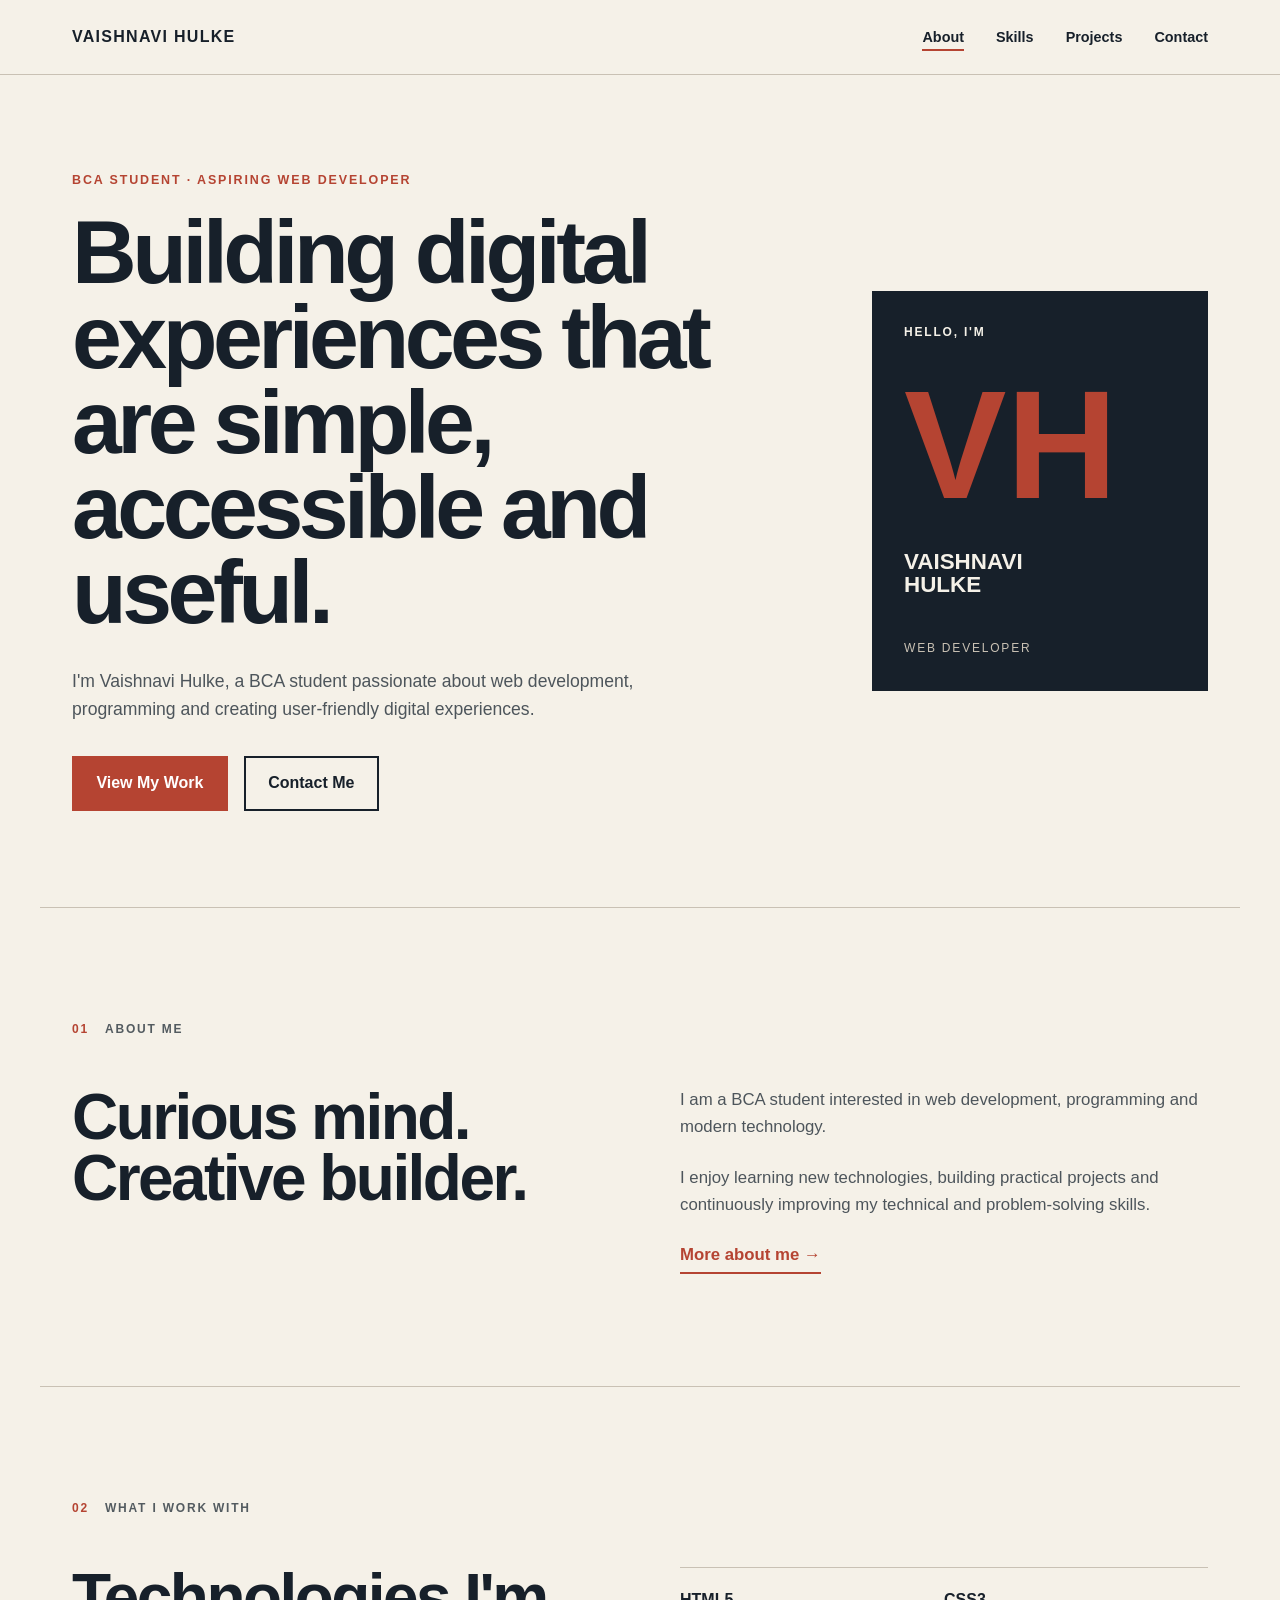
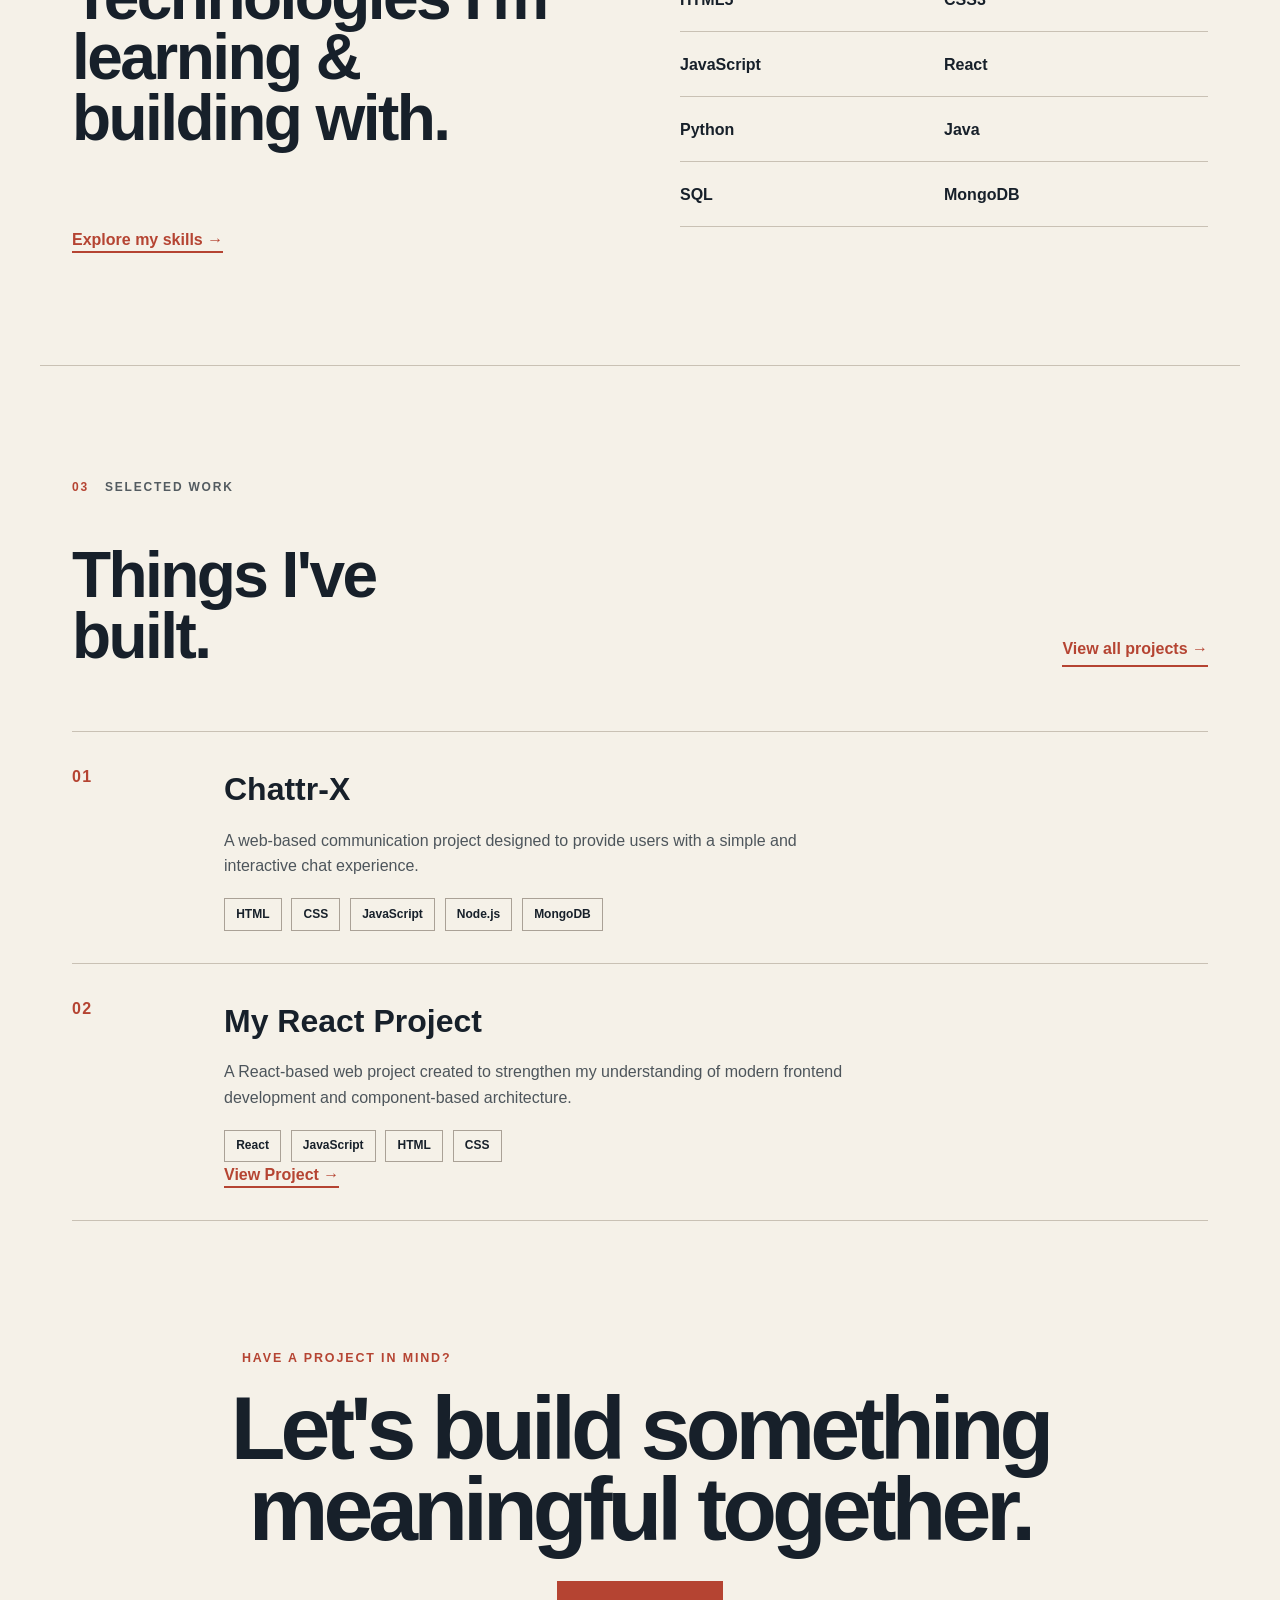
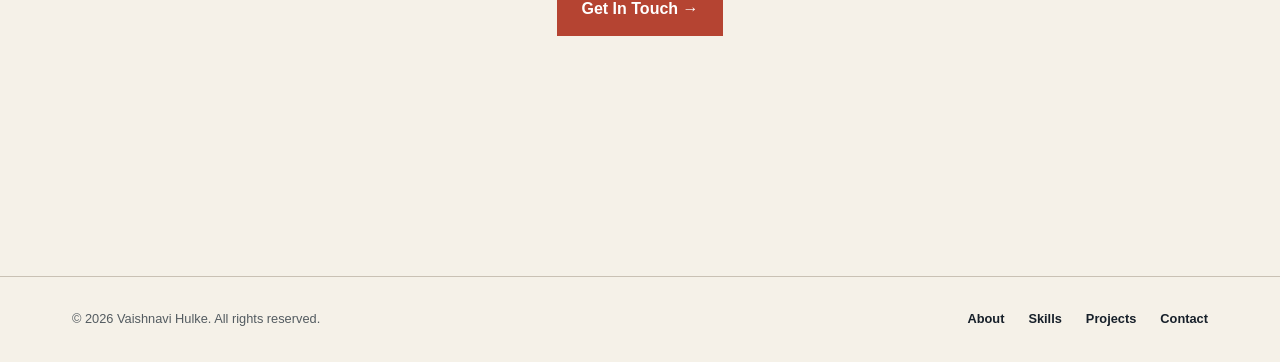
<file: index.html>
<!DOCTYPE html>
<html lang="en">

<head>
    <!-- Character encoding -->
    <meta charset="UTF-8">

    <!-- Responsive viewport -->
    <meta name="viewport" content="width=device-width, initial-scale=1.0">

    <!-- SEO description -->
    <meta name="description"
        content="Vaishnavi Hulke is a BCA student and aspiring web developer passionate about creating accessible and user-friendly digital experiences.">

    <!-- Author -->
    <meta name="author" content="Vaishnavi Hulke">

    <!-- Search engine instruction -->
    <meta name="robots" content="index, follow">

    <!-- Page title -->
    <title>Vaishnavi Hulke | Web Developer Portfolio</title>

    <!-- CSS -->
    <link rel="stylesheet" href="css/style.css">
</head>

<body>

    <!-- Skip link for keyboard and screen-reader users -->
    <a href="#main-content" class="skip-link">
        Skip to main content
    </a>

    <!-- =========================
         HEADER
    ========================== -->
    <header class="site-header">

        <!-- Main navigation -->
        <nav class="main-navigation" aria-label="Main navigation">

            <!-- Logo / Name -->
            <a href="index.html" class="logo">
                VAISHNAVI HULKE
            </a>

            <!-- Navigation links -->
            <ul class="nav-list">

                <li>
                    <a href="index.html" aria-current="page">
                        About
                    </a>
                </li>

                <li>
                    <a href="skills.html">
                        Skills
                    </a>
                </li>

                <li>
                    <a href="projects.html">
                        Projects
                    </a>
                </li>

                <li>
                    <a href="contact.html">
                        Contact
                    </a>
                </li>

            </ul>

        </nav>

    </header>


    <!-- =========================
         MAIN CONTENT
    ========================== -->
    <main id="main-content">

        <!-- HERO SECTION -->
        <section class="hero-section" aria-labelledby="hero-title">

            <div class="hero-content">

                <p class="eyebrow">
                    BCA STUDENT · ASPIRING WEB DEVELOPER
                </p>

                <h1 id="hero-title">
                    Building digital experiences
                    that are simple, accessible
                    and useful.
                </h1>

                <p class="hero-description">
                    I'm Vaishnavi Hulke, a BCA student passionate
                    about web development, programming and creating
                    user-friendly digital experiences.
                </p>

                <div class="hero-actions">

                    <a href="projects.html" class="button primary-button">
                        View My Work
                    </a>

                    <a href="contact.html" class="button secondary-button">
                        Contact Me
                    </a>

                </div>

            </div>


            <!-- Decorative introduction card -->
            <aside class="hero-card" aria-label="Introduction">

                <p class="hero-card-small">
                    HELLO, I'M
                </p>

                <p class="hero-initials">
                    VH
                </p>

                <p class="hero-card-name">
                    VAISHNAVI<br>
                    HULKE
                </p>

                <p class="hero-card-role">
                    WEB DEVELOPER
                </p>

            </aside>

        </section>


        <!-- ABOUT PREVIEW -->
        <section class="about-preview" aria-labelledby="about-title">

            <div class="section-label">
                <span>01</span>
                <span>ABOUT ME</span>
            </div>

            <div class="about-content">

                <h2 id="about-title">
                    Curious mind.
                    <br>
                    Creative builder.
                </h2>

                <div class="about-text">

                    <p>
                        I am a BCA student interested in web development,
                        programming and modern technology.
                    </p>

                    <p>
                        I enjoy learning new technologies, building
                        practical projects and continuously improving
                        my technical and problem-solving skills.
                    </p>

                    <a href="about.html" class="text-link">
                        More about me →
                    </a>

                </div>

            </div>

        </section>


        <!-- SKILLS PREVIEW -->
        <section class="skills-preview" aria-labelledby="skills-title">

            <div class="section-label">
                <span>02</span>
                <span>WHAT I WORK WITH</span>
            </div>

            <div class="skills-content">

                <h2 id="skills-title">
                    Technologies I'm
                    <br>
                    learning & building with.
                </h2>

                <ul class="skills-list">

                    <li>HTML5</li>
                    <li>CSS3</li>
                    <li>JavaScript</li>
                    <li>React</li>
                    <li>Python</li>
                    <li>Java</li>
                    <li>SQL</li>
                    <li>MongoDB</li>

                </ul>

            </div>

            <a href="skills.html" class="text-link">
                Explore my skills →
            </a>

        </section>


        <!-- PROJECTS PREVIEW -->
        <section class="projects-preview"
            aria-labelledby="projects-title">

            <div class="section-label">
                <span>03</span>
                <span>SELECTED WORK</span>
            </div>

            <div class="projects-heading">

                <h2 id="projects-title">
                    Things I've
                    <br>
                    built.
                </h2>

                <a href="projects.html" class="text-link">
                    View all projects →
                </a>

            </div>


            <!-- Project 01 -->
            <article class="project-preview">

                <div class="project-number">
                    01
                </div>

                <div class="project-info">

                    <h3>
                        Chattr-X
                    </h3>

                    <p>
                        A web-based communication project designed
                        to provide users with a simple and interactive
                        chat experience.
                    </p>

                    <ul class="technology-list">
                        <li>HTML</li>
                        <li>CSS</li>
                        <li>JavaScript</li>
                        <li>Node.js</li>
                        <li>MongoDB</li>
                    </ul>

                </div>

            </article>


            <!-- Project 02 -->
            <article class="project-preview">
    <div class="project-number">
        02
    </div>

    <div class="project-info">
        <h3>
            My React Project
        </h3>

        <p>
            A React-based web project created to strengthen
            my understanding of modern frontend development
            and component-based architecture.
        </p>

        <ul class="technology-list">
            <li>React</li>
            <li>JavaScript</li>
            <li>HTML</li>
            <li>CSS</li>
        </ul>

        <a href="https://github.com/Vaishnavihulke/My-React-Project"
           class="text-link"
           target="_blank"
           rel="noopener">
            View Project →
        </a>
    </div>
</article>
<section>

        <!-- CALL TO ACTION -->
        <section class="contact-cta"
            aria-labelledby="cta-title">

            <p class="eyebrow">
                HAVE A PROJECT IN MIND?
            </p>

            <h2 id="cta-title">
                Let's build something
                meaningful together.
            </h2>

            <a href="contact.html" class="button primary-button">
                Get In Touch →
            </a>

        </section>

    </main>


    <!-- =========================
         FOOTER
    ========================== -->
    <footer class="site-footer">

        <div class="footer-content">

            <p>
                © 2026 Vaishnavi Hulke.
                All rights reserved.
            </p>

            <nav aria-label="Footer navigation">

                <a href="about.html">About</a>
                <a href="skills.html">Skills</a>
                <a href="projects.html">Projects</a>
                <a href="contact.html">Contact</a>

            </nav>

        </div>

    </footer>

</body>

</html>
</file>
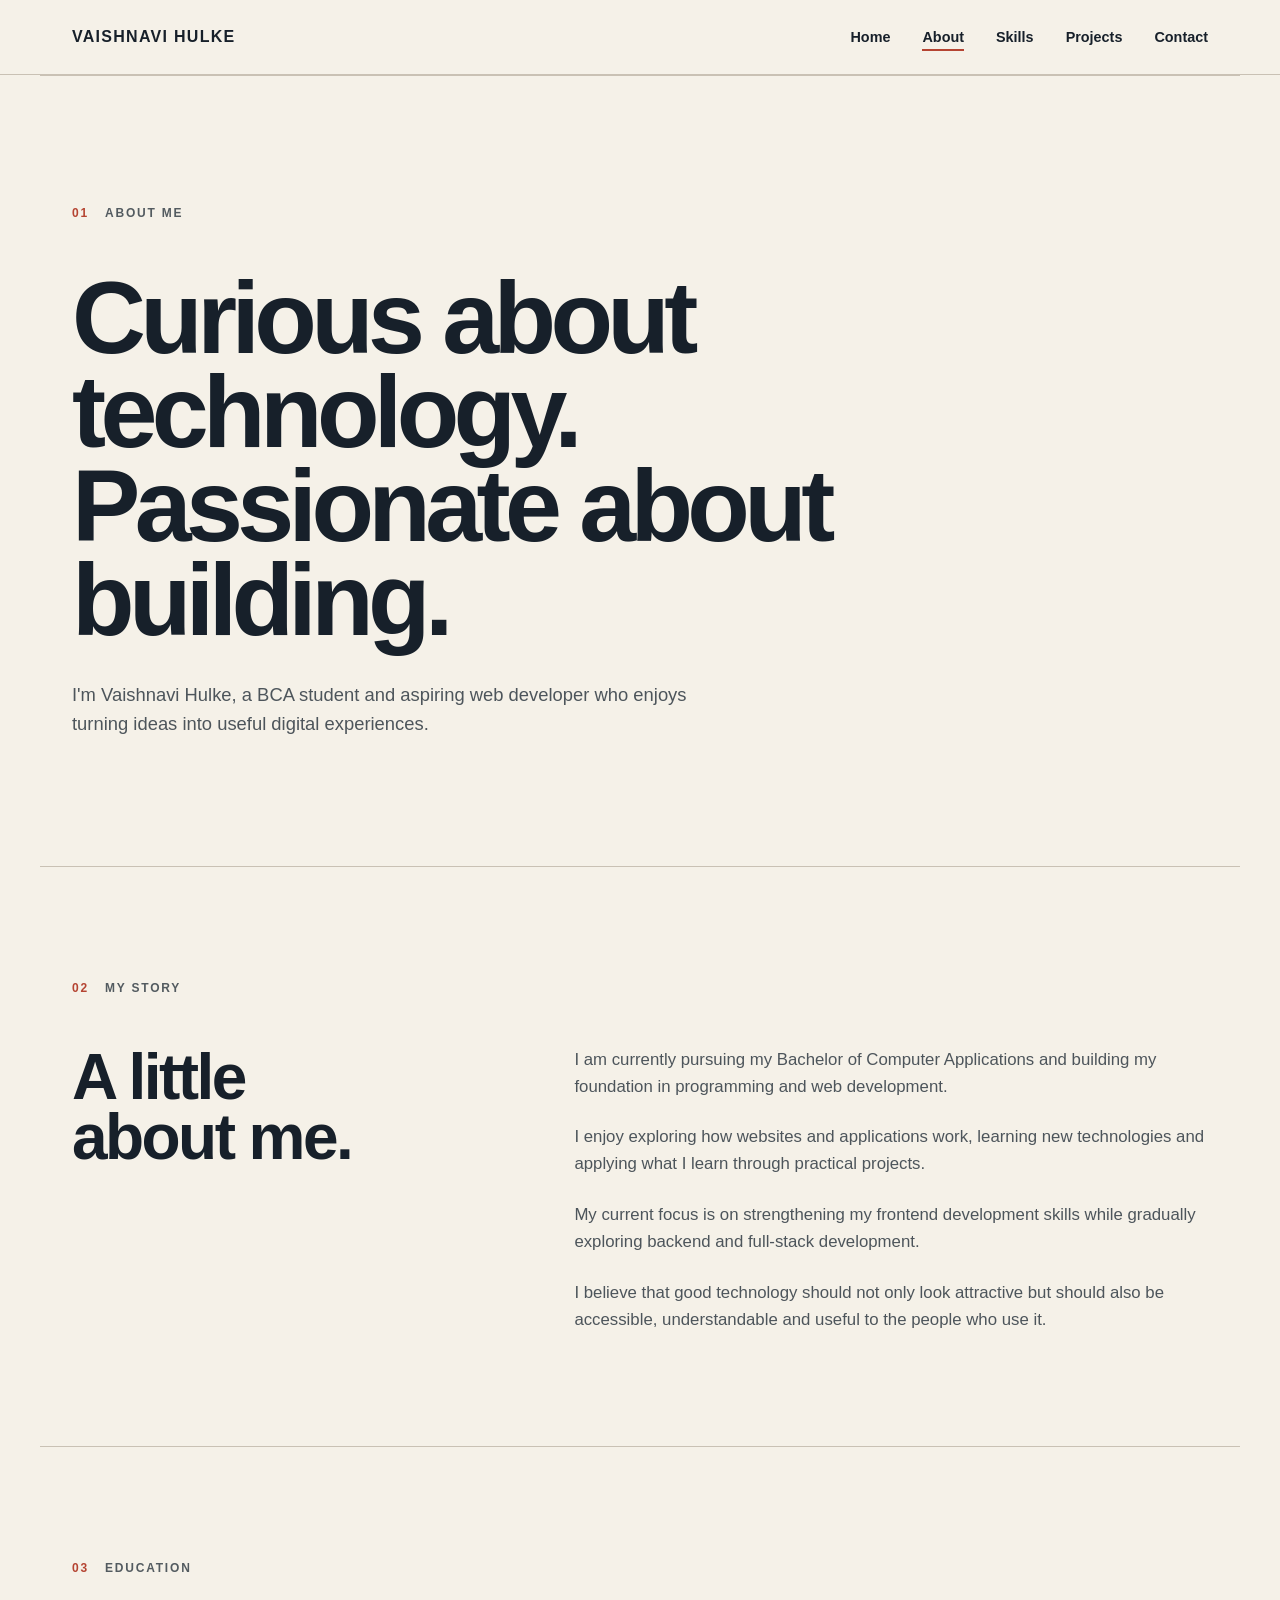
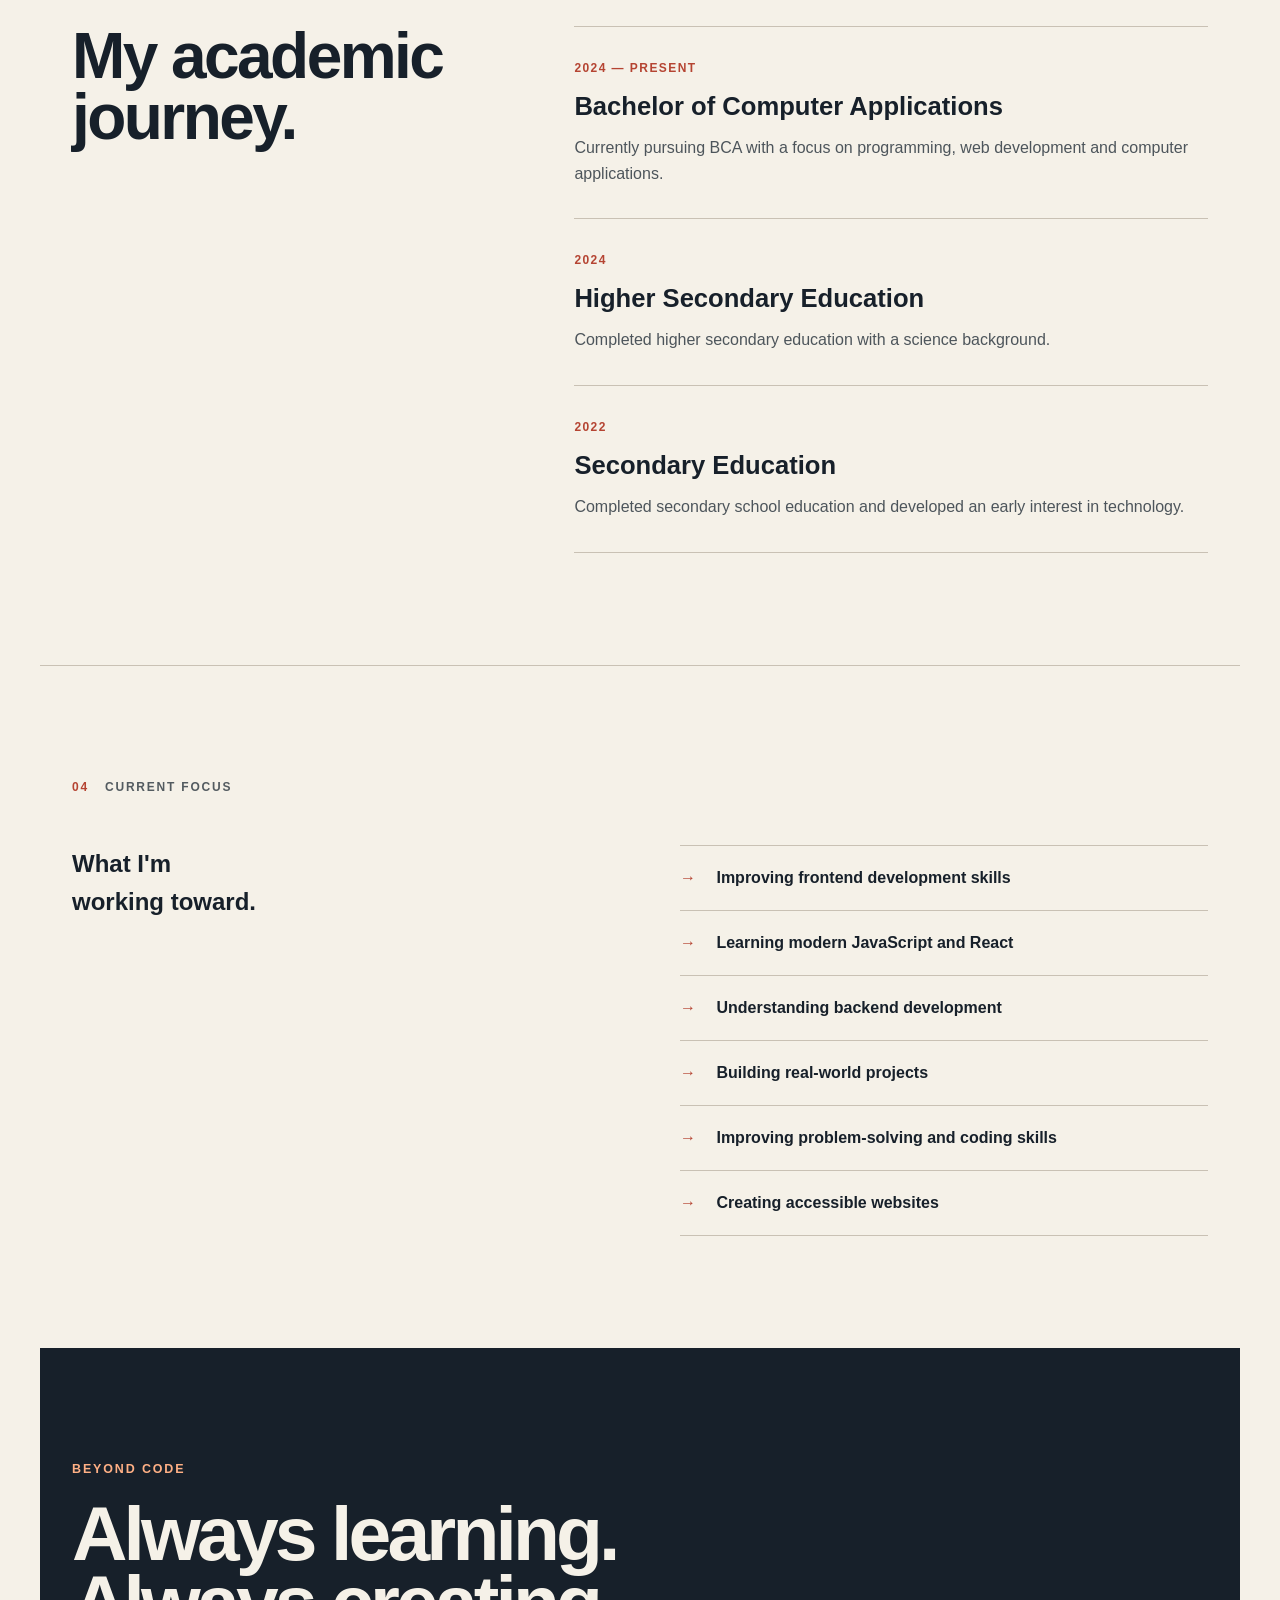
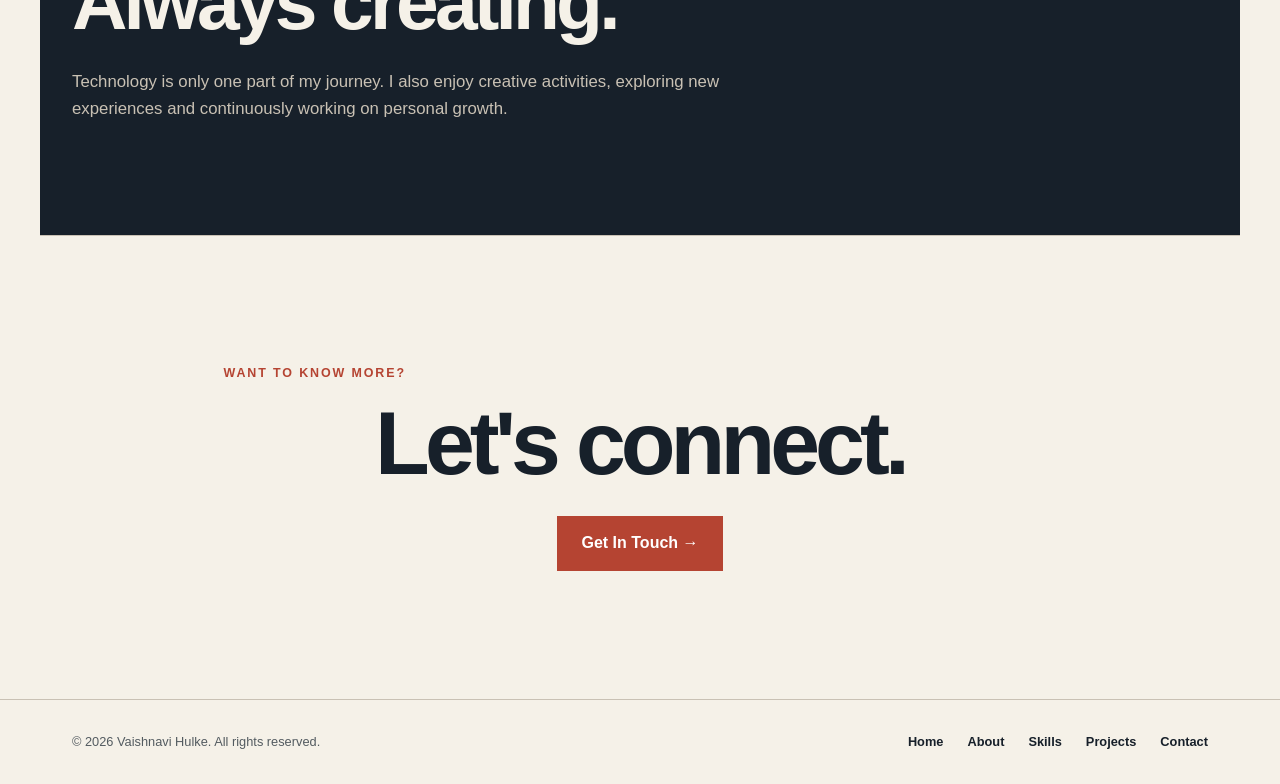
<file: about.html>
<!DOCTYPE html>
<html lang="en">

<head>
    <meta charset="UTF-8">

    <meta name="viewport"
        content="width=device-width, initial-scale=1.0">

    <meta name="description"
        content="Learn more about Vaishnavi Hulke, a BCA student interested in web development, programming, technology and creating useful digital experiences.">

    <meta name="author"
        content="Vaishnavi Hulke">

    <meta name="robots"
        content="index, follow">

    <title>About Me | Vaishnavi Hulke</title>

    <link rel="stylesheet" href="css/style.css">

</head>


<body>

    <!-- Skip navigation -->
    <a href="#main-content" class="skip-link">
        Skip to main content
    </a>


    <!-- =========================
         HEADER
    ========================== -->

    <header class="site-header">

        <nav class="main-navigation"
            aria-label="Main navigation">

            <a href="index.html" class="logo">
                VAISHNAVI HULKE
            </a>

            <ul class="nav-list">

                <li>
                    <a href="index.html">
                        Home
                    </a>
                </li>

                <li>
                    <a href="about.html"
                        aria-current="page">
                        About
                    </a>
                </li>

                <li>
                    <a href="skills.html">
                        Skills
                    </a>
                </li>

                <li>
                    <a href="projects.html">
                        Projects
                    </a>
                </li>

                <li>
                    <a href="contact.html">
                        Contact
                    </a>
                </li>

            </ul>

        </nav>

    </header>


    <!-- =========================
         MAIN CONTENT
    ========================== -->

    <main id="main-content">


        <!-- PAGE INTRODUCTION -->

        <section class="page-intro"
            aria-labelledby="about-page-title">

            <div class="section-label">

                <span>01</span>

                <span>ABOUT ME</span>

            </div>

            <h1 id="about-page-title">

                Curious about technology.
                <br>

                Passionate about building.

            </h1>

            <p class="page-intro-text">

                I'm Vaishnavi Hulke, a BCA student and
                aspiring web developer who enjoys turning
                ideas into useful digital experiences.

            </p>

        </section>


        <!-- =========================
             WHO I AM
        ========================== -->

        <section class="about-story"
            aria-labelledby="story-title">

            <div class="section-label">

                <span>02</span>

                <span>MY STORY</span>

            </div>


            <div class="two-column-layout">

                <h2 id="story-title">

                    A little
                    <br>
                    about me.

                </h2>


                <div class="story-content">

                    <p>

                        I am currently pursuing my Bachelor
                        of Computer Applications and building
                        my foundation in programming and
                        web development.

                    </p>


                    <p>

                        I enjoy exploring how websites and
                        applications work, learning new
                        technologies and applying what I learn
                        through practical projects.

                    </p>


                    <p>

                        My current focus is on strengthening
                        my frontend development skills while
                        gradually exploring backend and
                        full-stack development.

                    </p>


                    <p>

                        I believe that good technology should
                        not only look attractive but should
                        also be accessible, understandable
                        and useful to the people who use it.

                    </p>

                </div>

            </div>

        </section>


        <!-- =========================
             EDUCATION
        ========================== -->

        <section class="education-section"
            aria-labelledby="education-title">

            <div class="section-label">

                <span>03</span>

                <span>EDUCATION</span>

            </div>


            <div class="two-column-layout">

                <h2 id="education-title">

                    My academic
                    <br>
                    journey.

                </h2>


                <div class="education-list">


                    <!-- Education 01 -->

                    <article class="education-item">

                        <p class="education-year">
                            2024 — PRESENT
                        </p>

                        <h3>
                            Bachelor of Computer Applications
                        </h3>

                        <p>
                            Currently pursuing BCA with a
                            focus on programming, web
                            development and computer
                            applications.
                        </p>

                    </article>


                    <!-- Education 02 -->

                    <article class="education-item">

                        <p class="education-year">
                            2024
                        </p>

                        <h3>
                            Higher Secondary Education
                        </h3>

                        <p>
                            Completed higher secondary
                            education with a science
                            background.
                        </p>

                    </article>


                    <!-- Education 03 -->

                    <article class="education-item">

                        <p class="education-year">
                            2022
                        </p>

                        <h3>
                            Secondary Education
                        </h3>

                        <p>
                            Completed secondary school
                            education and developed an
                            early interest in technology.
                        </p>

                    </article>

                </div>

            </div>

        </section>


        <!-- =========================
             CURRENT FOCUS
        ========================== -->

        <section class="focus-section"
            aria-labelledby="focus-title">

            <div class="section-label">

                <span>04</span>

                <span>CURRENT FOCUS</span>

            </div>


            <div class="focus-content">

                <h2 id="focus-title">

                    What I'm
                    <br>
                    working toward.

                </h2>


                <ul class="focus-list">

                    <li>
                        Improving frontend development skills
                    </li>

                    <li>
                        Learning modern JavaScript and React
                    </li>

                    <li>
                        Understanding backend development
                    </li>

                    <li>
                        Building real-world projects
                    </li>

                    <li>
                        Improving problem-solving and coding skills
                    </li>

                    <li>
                        Creating accessible websites
                    </li>

                </ul>

            </div>

        </section>


        <!-- =========================
             PERSONAL HIGHLIGHT
        ========================== -->

        <section class="highlight-section"
            aria-labelledby="highlight-title">

            <div class="highlight-content">

                <p class="eyebrow">
                    BEYOND CODE
                </p>

                <h2 id="highlight-title">

                    Always learning.
                    <br>
                    Always creating.

                </h2>

                <p>

                    Technology is only one part of my journey.
                    I also enjoy creative activities, exploring
                    new experiences and continuously working
                    on personal growth.

                </p>

            </div>

        </section>


        <!-- =========================
             CALL TO ACTION
        ========================== -->

        <section class="contact-cta"
            aria-labelledby="about-cta-title">

            <p class="eyebrow">
                WANT TO KNOW MORE?
            </p>

            <h2 id="about-cta-title">

                Let's connect.

            </h2>

            <a href="contact.html"
                class="button primary-button">

                Get In Touch →

            </a>

        </section>

    </main>


    <!-- =========================
         FOOTER
    ========================== -->

    <footer class="site-footer">

        <div class="footer-content">

            <p>
                © 2026 Vaishnavi Hulke.
                All rights reserved.
            </p>


            <nav aria-label="Footer navigation">

                <a href="index.html">
                    Home
                </a>

                <a href="about.html">
                    About
                </a>

                <a href="skills.html">
                    Skills
                </a>

                <a href="projects.html">
                    Projects
                </a>

                <a href="contact.html">
                    Contact
                </a>

            </nav>

        </div>

    </footer>

</body>

</html>
</file>
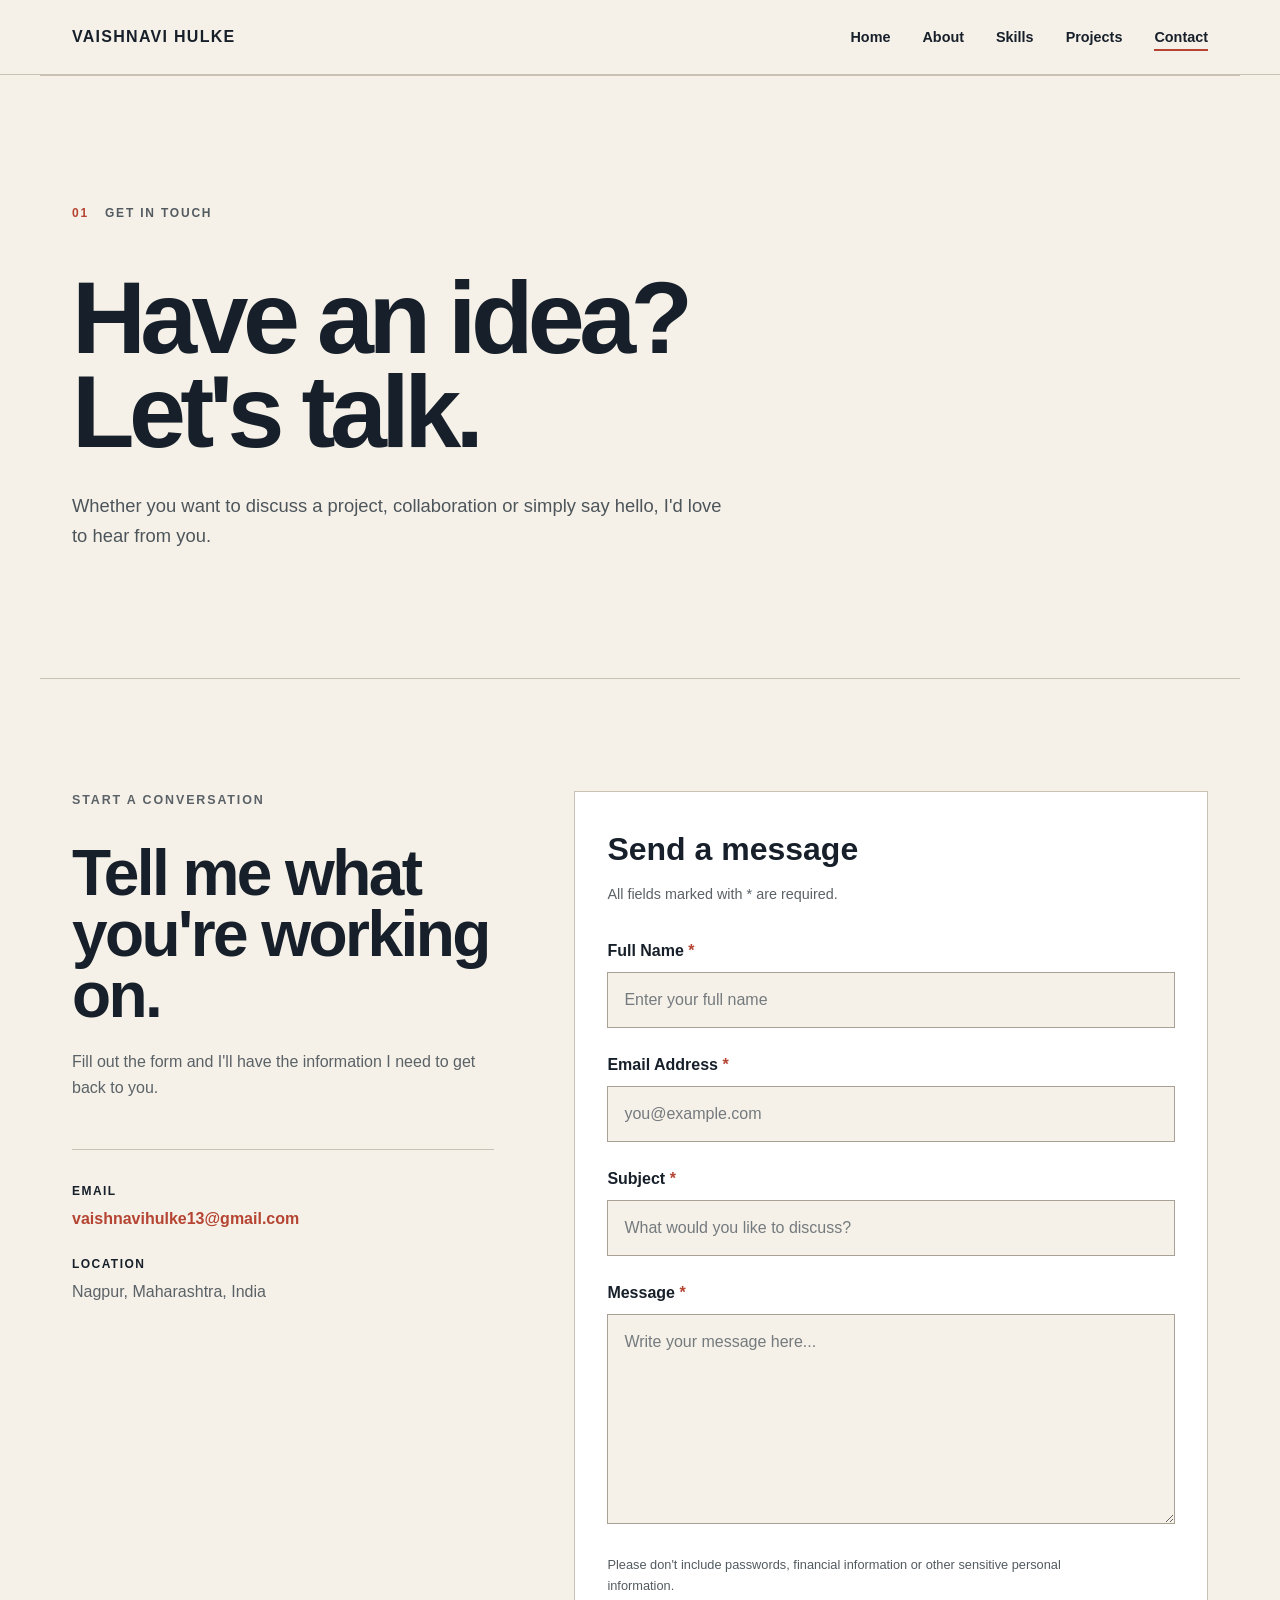
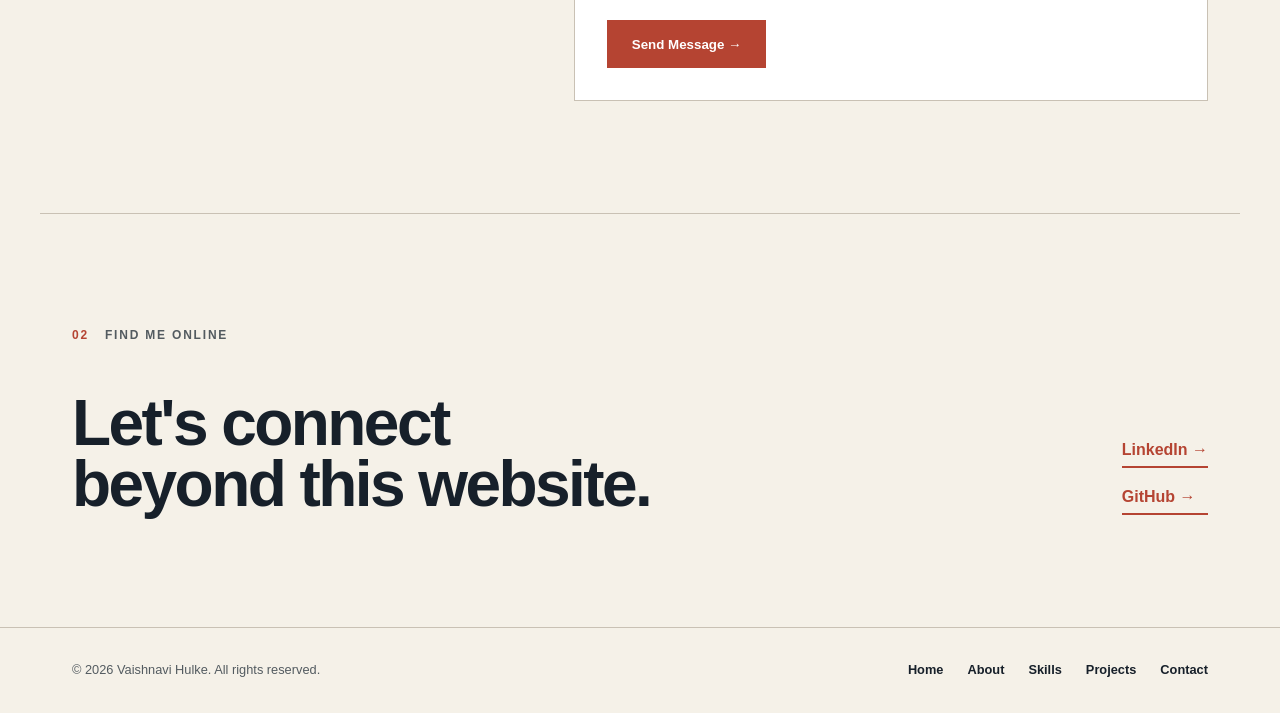
<file: contact.html>
<!DOCTYPE html>
<html lang="en">

<head>
    <meta charset="UTF-8">

    <meta name="viewport"
        content="width=device-width, initial-scale=1.0">

    <meta name="description"
        content="Contact Vaishnavi Hulke for web development projects, collaboration opportunities and professional inquiries.">

    <meta name="author"
        content="Vaishnavi Hulke">

    <meta name="robots"
        content="index, follow">

    <title>Contact | Vaishnavi Hulke</title>

    <link rel="stylesheet" href="css/style.css">

</head>


<body>

    <!-- Skip link for keyboard users -->
    <a href="#main-content" class="skip-link">
        Skip to main content
    </a>


    <!-- =========================
         HEADER
    ========================== -->

    <header class="site-header">

        <nav class="main-navigation"
            aria-label="Main navigation">

            <a href="index.html" class="logo">
                VAISHNAVI HULKE
            </a>


            <ul class="nav-list">

                <li>
                    <a href="index.html">
                        Home
                    </a>
                </li>

                <li>
                    <a href="about.html">
                        About
                    </a>
                </li>

                <li>
                    <a href="skills.html">
                        Skills
                    </a>
                </li>

                <li>
                    <a href="projects.html">
                        Projects
                    </a>
                </li>

                <li>
                    <a href="contact.html"
                        aria-current="page">
                        Contact
                    </a>
                </li>

            </ul>

        </nav>

    </header>


    <!-- =========================
         MAIN CONTENT
    ========================== -->

    <main id="main-content">


        <!-- =========================
             PAGE INTRO
        ========================== -->

        <section class="page-intro"
            aria-labelledby="contact-title">

            <div class="section-label">

                <span>01</span>

                <span>GET IN TOUCH</span>

            </div>


            <h1 id="contact-title">

                Have an idea?
                <br>
                Let's talk.

            </h1>


            <p class="page-intro-text">

                Whether you want to discuss a project,
                collaboration or simply say hello,
                I'd love to hear from you.

            </p>

        </section>


        <!-- =========================
             CONTACT AREA
        ========================== -->

        <section class="contact-section"
            aria-labelledby="contact-form-title">


            <div class="contact-introduction">

                <p class="eyebrow">
                    START A CONVERSATION
                </p>


                <h2>
                    Tell me what
                    you're working on.
                </h2>


                <p>

                    Fill out the form and I'll have
                    the information I need to get
                    back to you.

                </p>


                <div class="contact-details">

                    <div>

                        <h3>
                            Email
                        </h3>

                        <a href="mailto:vaishnavihulke13@gmail.com">
                            vaishnavihulke13@gmail.com
                        </a>

                    </div>


                    <div>

                        <h3>
                            Location
                        </h3>

                        <p>
                            Nagpur, Maharashtra, India
                        </p>

                    </div>

                </div>

            </div>


            <!-- =========================
                 ACCESSIBLE FORM
            ========================== -->

            <div class="contact-form-container">

                <h2 id="contact-form-title">
                    Send a message
                </h2>


                <p id="form-instructions">
                    All fields marked with
                    <span aria-hidden="true">*</span>
                    are required.
                </p>


                <form
                    action="#"
                    method="post"
                    aria-describedby="form-instructions">


                    <!-- NAME -->

                    <div class="form-group">

                        <label for="name">
                            Full Name
                            <span aria-hidden="true">*</span>
                        </label>


                        <input
                            type="text"
                            id="name"
                            name="name"
                            autocomplete="name"
                            required
                            aria-required="true"
                            placeholder="Enter your full name">


                    </div>


                    <!-- EMAIL -->

                    <div class="form-group">

                        <label for="email">
                            Email Address
                            <span aria-hidden="true">*</span>
                        </label>


                        <input
                            type="email"
                            id="email"
                            name="email"
                            autocomplete="email"
                            required
                            aria-required="true"
                            placeholder="you@example.com">


                    </div>


                    <!-- SUBJECT -->

                    <div class="form-group">

                        <label for="subject">
                            Subject
                            <span aria-hidden="true">*</span>
                        </label>


                        <input
                            type="text"
                            id="subject"
                            name="subject"
                            required
                            aria-required="true"
                            placeholder="What would you like to discuss?">


                    </div>


                    <!-- MESSAGE -->

                    <div class="form-group">

                        <label for="message">
                            Message
                            <span aria-hidden="true">*</span>
                        </label>


                        <textarea
                            id="message"
                            name="message"
                            rows="7"
                            required
                            aria-required="true"
                            placeholder="Write your message here..."></textarea>


                    </div>


                    <!-- PRIVACY NOTE -->

                    <p class="form-note">

                        Please don't include passwords,
                        financial information or other
                        sensitive personal information.

                    </p>


                    <!-- SUBMIT -->

                    <button
                        type="submit"
                        class="button primary-button">

                        Send Message →

                    </button>

                </form>

            </div>

        </section>


        <!-- =========================
             SOCIAL LINKS
        ========================== -->

        <section class="social-section"
            aria-labelledby="social-title">

            <div class="section-label">

                <span>02</span>

                <span>FIND ME ONLINE</span>

            </div>


            <div class="social-content">

                <h2 id="social-title">

                    Let's connect
                    beyond this website.

                </h2>


                <nav aria-label="Social media links"
                    class="social-links">

                    <a
                        href="https://www.linkedin.com/in/vaishnavi-hulke-a4b218333"
                        target="_blank"
                        rel="noopener noreferrer">

                        LinkedIn →

                    </a>


                    <a
                        href="https://github.com/Vaishnavihulke"
                        target="_blank"
                        rel="noopener noreferrer">

                        GitHub →

                    </a>

                </nav>

            </div>

        </section>


    </main>


    <!-- =========================
         FOOTER
    ========================== -->

    <footer class="site-footer">

        <div class="footer-content">

            <p>
                © 2026 Vaishnavi Hulke.
                All rights reserved.
            </p>


            <nav aria-label="Footer navigation">

                <a href="index.html">
                    Home
                </a>

                <a href="about.html">
                    About
                </a>

                <a href="skills.html">
                    Skills
                </a>

                <a href="projects.html">
                    Projects
                </a>

                <a href="contact.html">
                    Contact
                </a>

            </nav>

        </div>

    </footer>

</body>

</html>
</file>
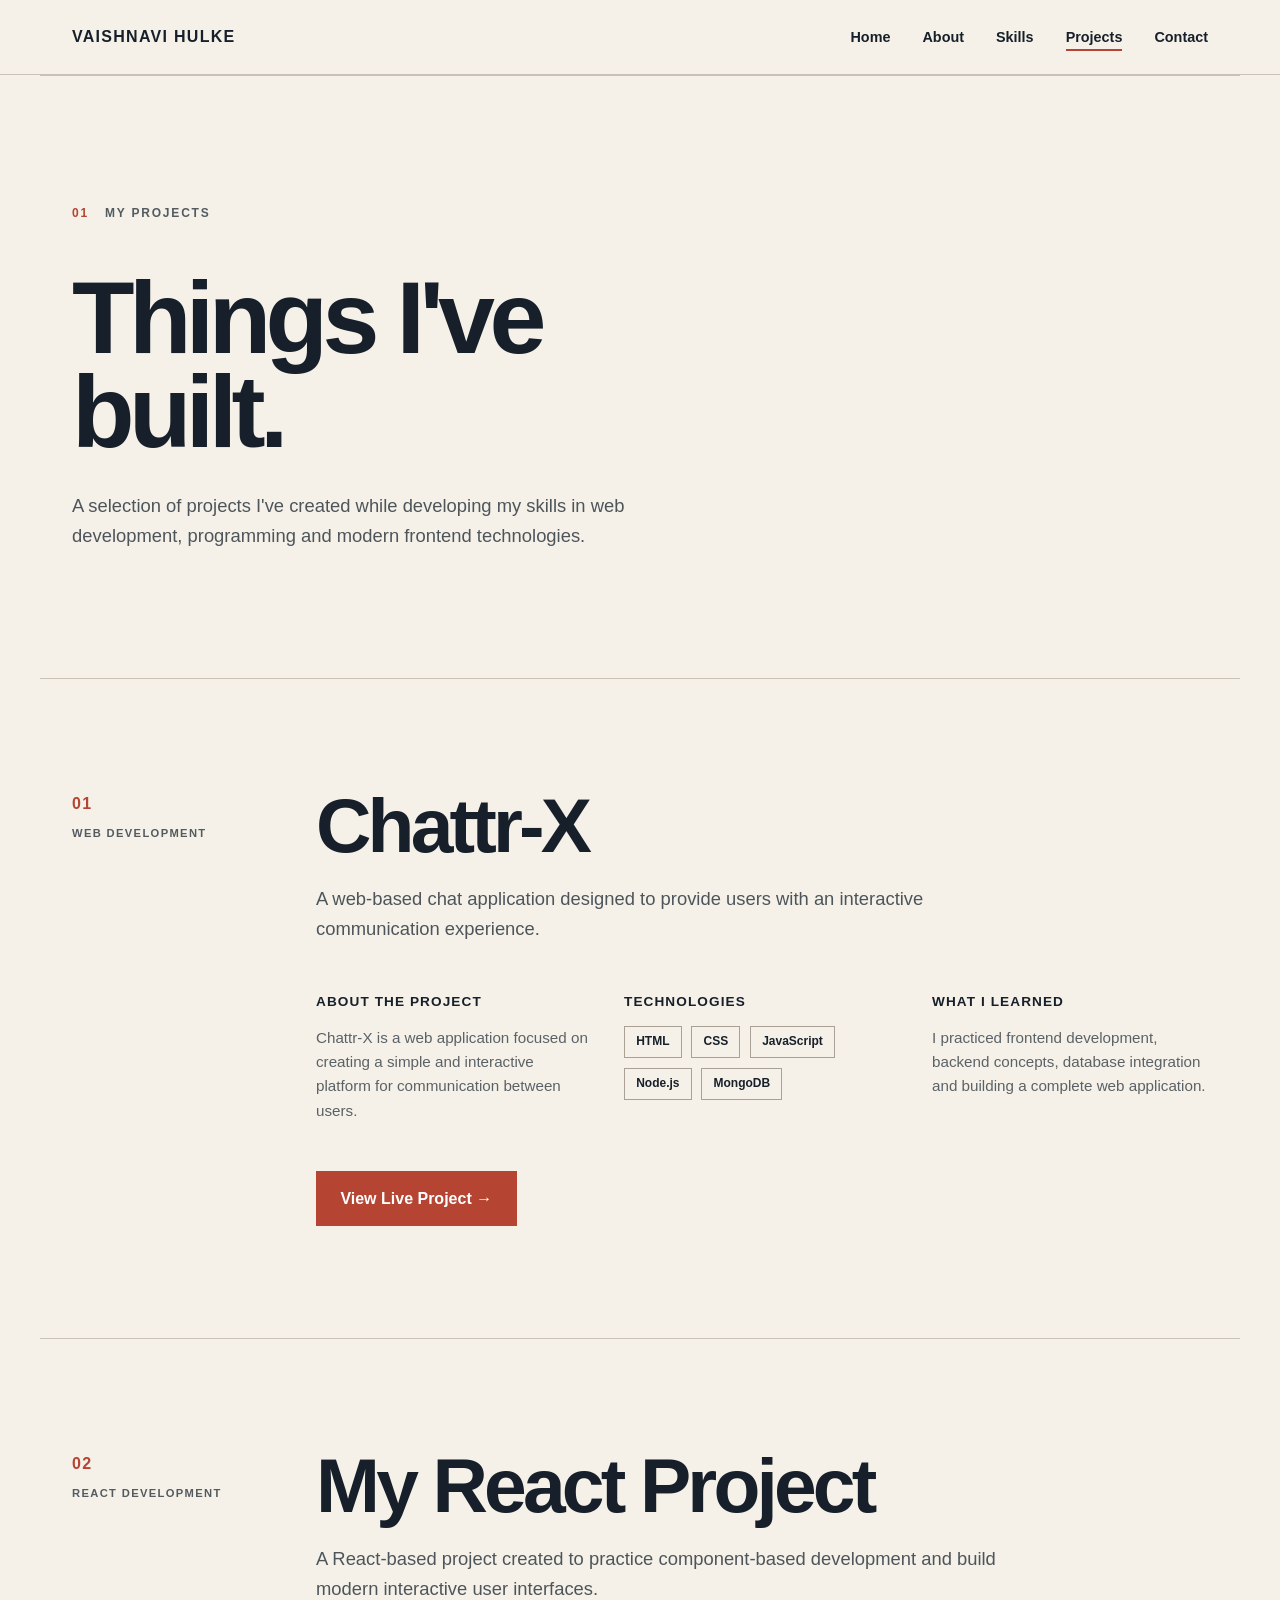
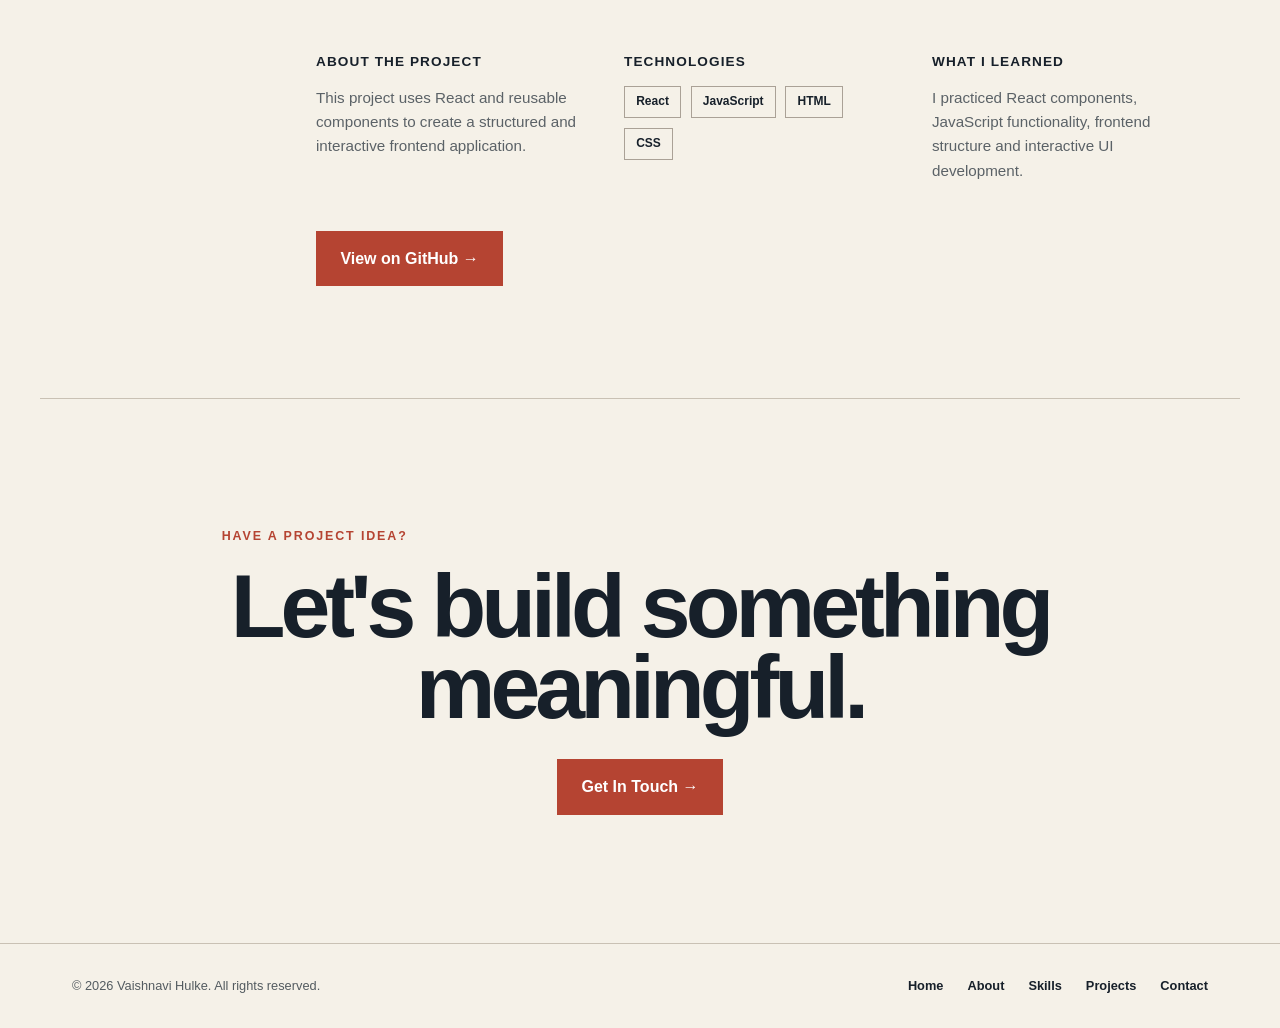
<file: projects.html>
<!DOCTYPE html>
<html lang="en">

<head>
    <meta charset="UTF-8">

    <meta name="viewport"
        content="width=device-width, initial-scale=1.0">

    <meta name="description"
        content="Explore the projects of Vaishnavi Hulke, including ChatX and My React Project.">

    <meta name="author"
        content="Vaishnavi Hulke">

    <meta name="robots"
        content="index, follow">

    <title>Projects | Vaishnavi Hulke</title>

    <link rel="stylesheet" href="css/style.css">

</head>


<body>

    <!-- Skip navigation -->
    <a href="#main-content" class="skip-link">
        Skip to main content
    </a>


    <!-- HEADER -->

    <header class="site-header">

        <nav class="main-navigation"
            aria-label="Main navigation">

            <a href="index.html" class="logo">
                VAISHNAVI HULKE
            </a>


            <ul class="nav-list">

                <li>
                    <a href="index.html">
                        Home
                    </a>
                </li>

                <li>
                    <a href="about.html">
                        About
                    </a>
                </li>

                <li>
                    <a href="skills.html">
                        Skills
                    </a>
                </li>

                <li>
                    <a href="projects.html"
                       aria-current="page">
                        Projects
                    </a>
                </li>

                <li>
                    <a href="contact.html">
                        Contact
                    </a>
                </li>

            </ul>

        </nav>

    </header>


    <!-- MAIN -->

    <main id="main-content">


        <!-- PAGE INTRO -->

        <section class="page-intro"
            aria-labelledby="projects-title">

            <div class="section-label">

                <span>01</span>

                <span>MY PROJECTS</span>

            </div>


            <h1 id="projects-title">

                Things I've
                <br>
                built.

            </h1>


            <p class="page-intro-text">

                A selection of projects I've created while
                developing my skills in web development,
                programming and modern frontend technologies.

            </p>

        </section>


        <!-- =========================
             PROJECT 01 — CHATX
        ========================== -->

        <section class="project-case-study"
            aria-labelledby="chatx-title">

            <div class="project-meta">

                <p class="project-number">
                    01
                </p>

                <p>
                    WEB DEVELOPMENT
                </p>

            </div>


            <article class="project-details">

                <h2 id="chattr-x-title">
                    Chattr-X
                </h2>


                <p class="project-summary">

                    A web-based chat application designed
                    to provide users with an interactive
                    communication experience.

                </p>


                <div class="project-information">


                    <div>

                        <h3>
                            About the project
                        </h3>

                        <p>

                            Chattr-X is a web application focused
                            on creating a simple and interactive
                            platform for communication between
                            users.

                        </p>

                    </div>


                    <div>

                        <h3>
                            Technologies
                        </h3>

                        <ul class="technology-list">

                            <li>HTML</li>
                            <li>CSS</li>
                            <li>JavaScript</li>
                            <li>Node.js</li>
                            <li>MongoDB</li>

                        </ul>

                    </div>


                    <div>

                        <h3>
                            What I learned
                        </h3>

                        <p>

                            I practiced frontend development,
                            backend concepts, database integration
                            and building a complete web application.

                        </p>

                    </div>

                </div>


                <div class="project-actions">

                    <a
                        href="https://chattr-x.onrender.com/"
                        class="button primary-button"
                        target="_blank"
                        rel="noopener noreferrer"
                        aria-label="View ChatX live project in a new tab">

                        View Live Project →

                    </a>

                </div>

            </article>

        </section>


        <!-- =========================
             PROJECT 02 — MY REACT PROJECT
        ========================== -->

        <section class="project-case-study"
            aria-labelledby="react-project-title">

            <div class="project-meta">

                <p class="project-number">
                    02
                </p>

                <p>
                    REACT DEVELOPMENT
                </p>

            </div>


            <article class="project-details">

                <h2 id="react-project-title">
                    My React Project
                </h2>


                <p class="project-summary">

                    A React-based project created to practice
                    component-based development and build
                    modern interactive user interfaces.

                </p>


                <div class="project-information">


                    <div>

                        <h3>
                            About the project
                        </h3>

                        <p>

                            This project uses React and reusable
                            components to create a structured
                            and interactive frontend application.

                        </p>

                    </div>


                    <div>

                        <h3>
                            Technologies
                        </h3>

                        <ul class="technology-list">

                            <li>React</li>
                            <li>JavaScript</li>
                            <li>HTML</li>
                            <li>CSS</li>

                        </ul>

                    </div>


                    <div>

                        <h3>
                            What I learned
                        </h3>

                        <p>

                            I practiced React components,
                            JavaScript functionality, frontend
                            structure and interactive UI development.

                        </p>

                    </div>

                </div>


                <div class="project-actions">

                    <a
                        href="https://github.com/Vaishnavihulke/My-React-Project"
                        class="button primary-button"
                        target="_blank"
                        rel="noopener noreferrer"
                        aria-label="View My React Project on GitHub in a new tab">

                        View on GitHub →

                    </a>

                </div>

            </article>

        </section>


        <!-- CONTACT CTA -->

        <section class="contact-cta"
            aria-labelledby="projects-contact-title">

            <p class="eyebrow">
                HAVE A PROJECT IDEA?
            </p>


            <h2 id="projects-contact-title">

                Let's build something
                meaningful.

            </h2>


            <a href="contact.html"
                class="button primary-button">

                Get In Touch →

            </a>

        </section>

    </main>


    <!-- FOOTER -->

    <footer class="site-footer">

        <div class="footer-content">

            <p>
                © 2026 Vaishnavi Hulke.
                All rights reserved.
            </p>


            <nav aria-label="Footer navigation">

                <a href="index.html">
                    Home
                </a>

                <a href="about.html">
                    About
                </a>

                <a href="skills.html">
                    Skills
                </a>

                <a href="projects.html">
                    Projects
                </a>

                <a href="contact.html">
                    Contact
                </a>

            </nav>

        </div>

    </footer>

</body>

</html>
</file>
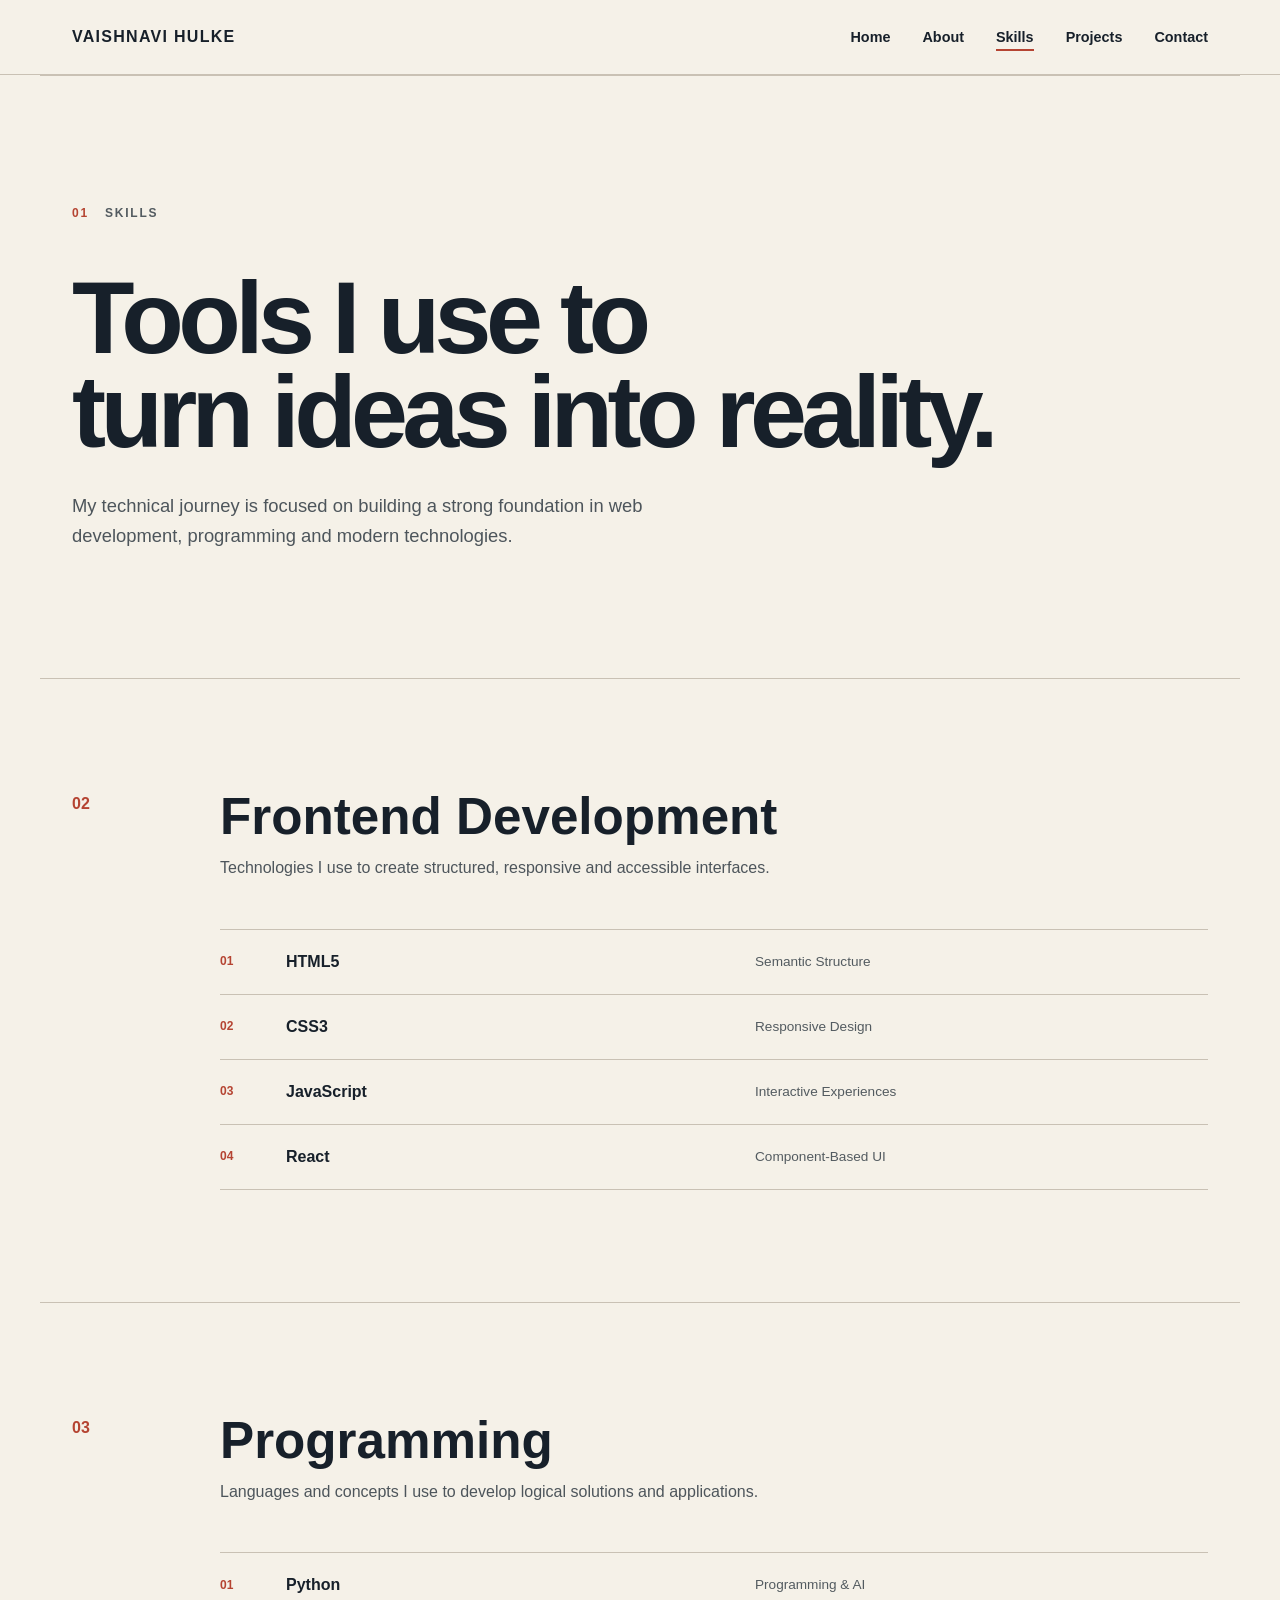
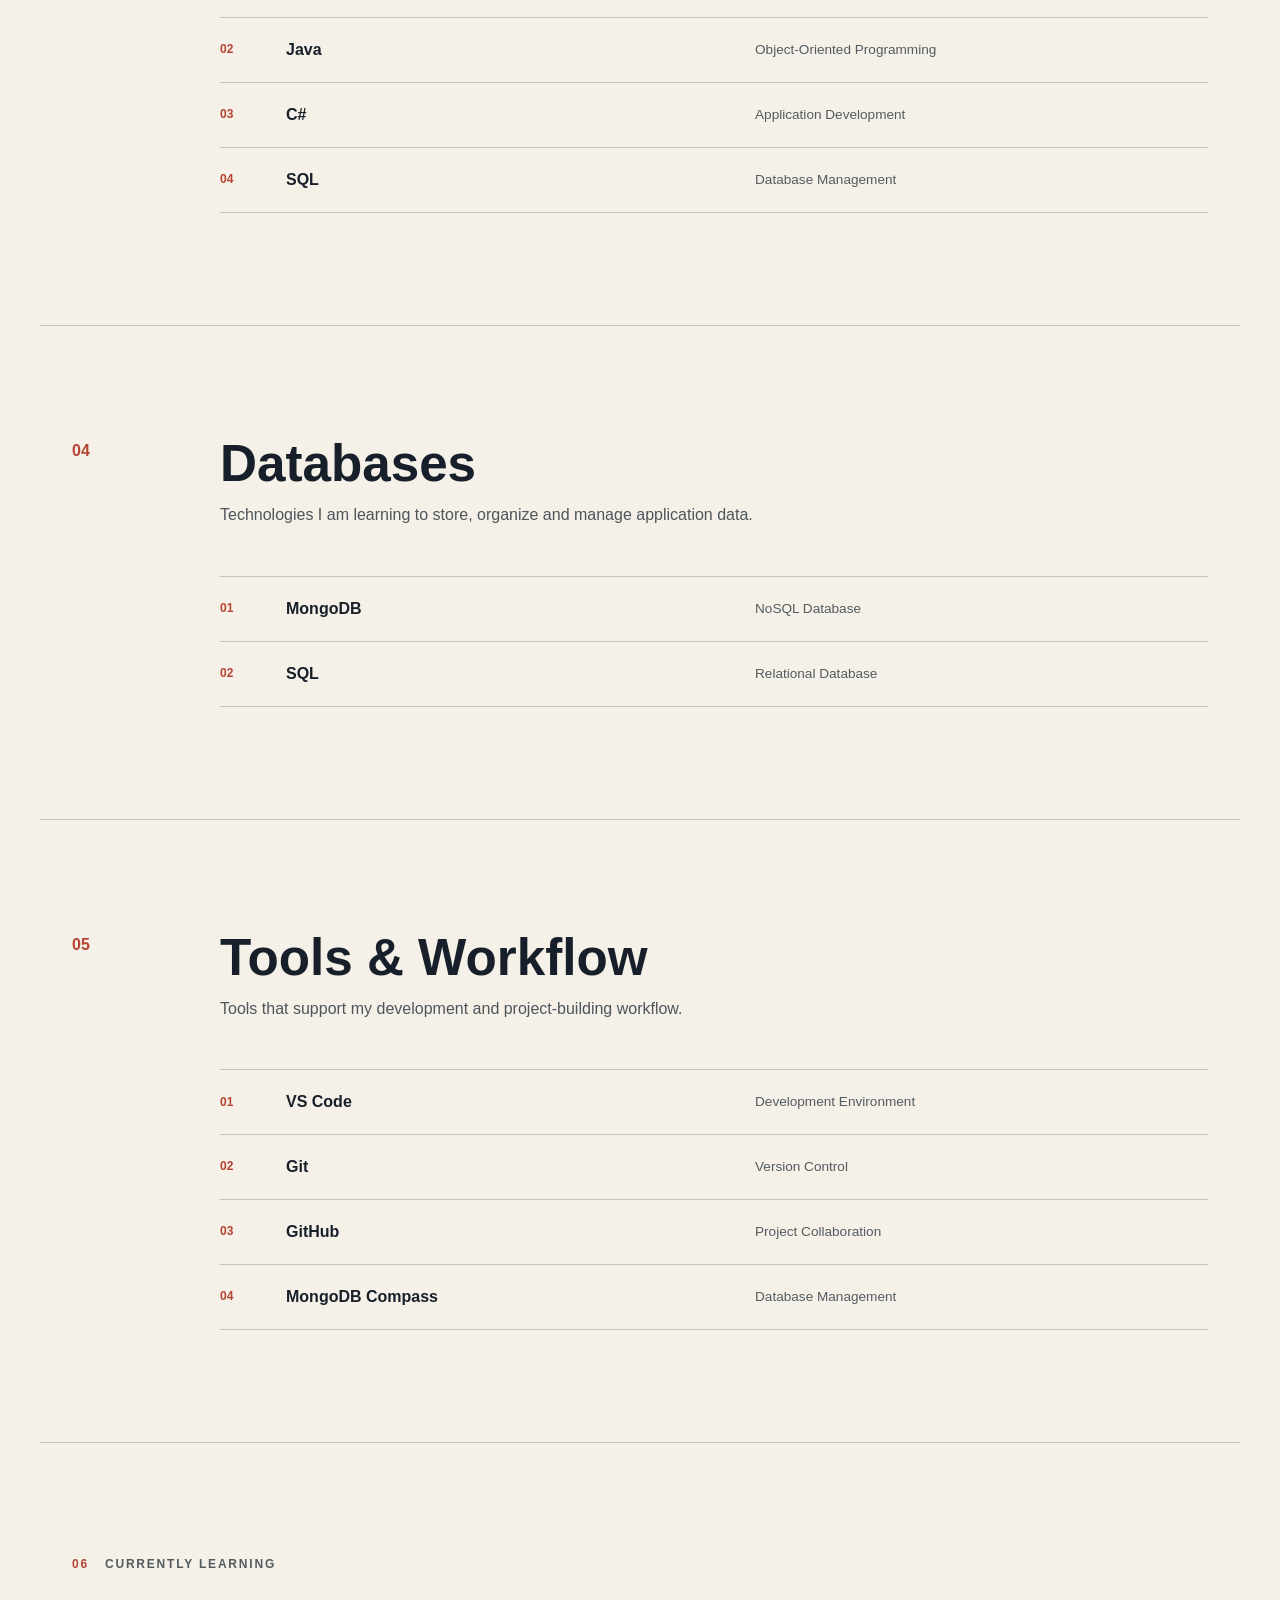
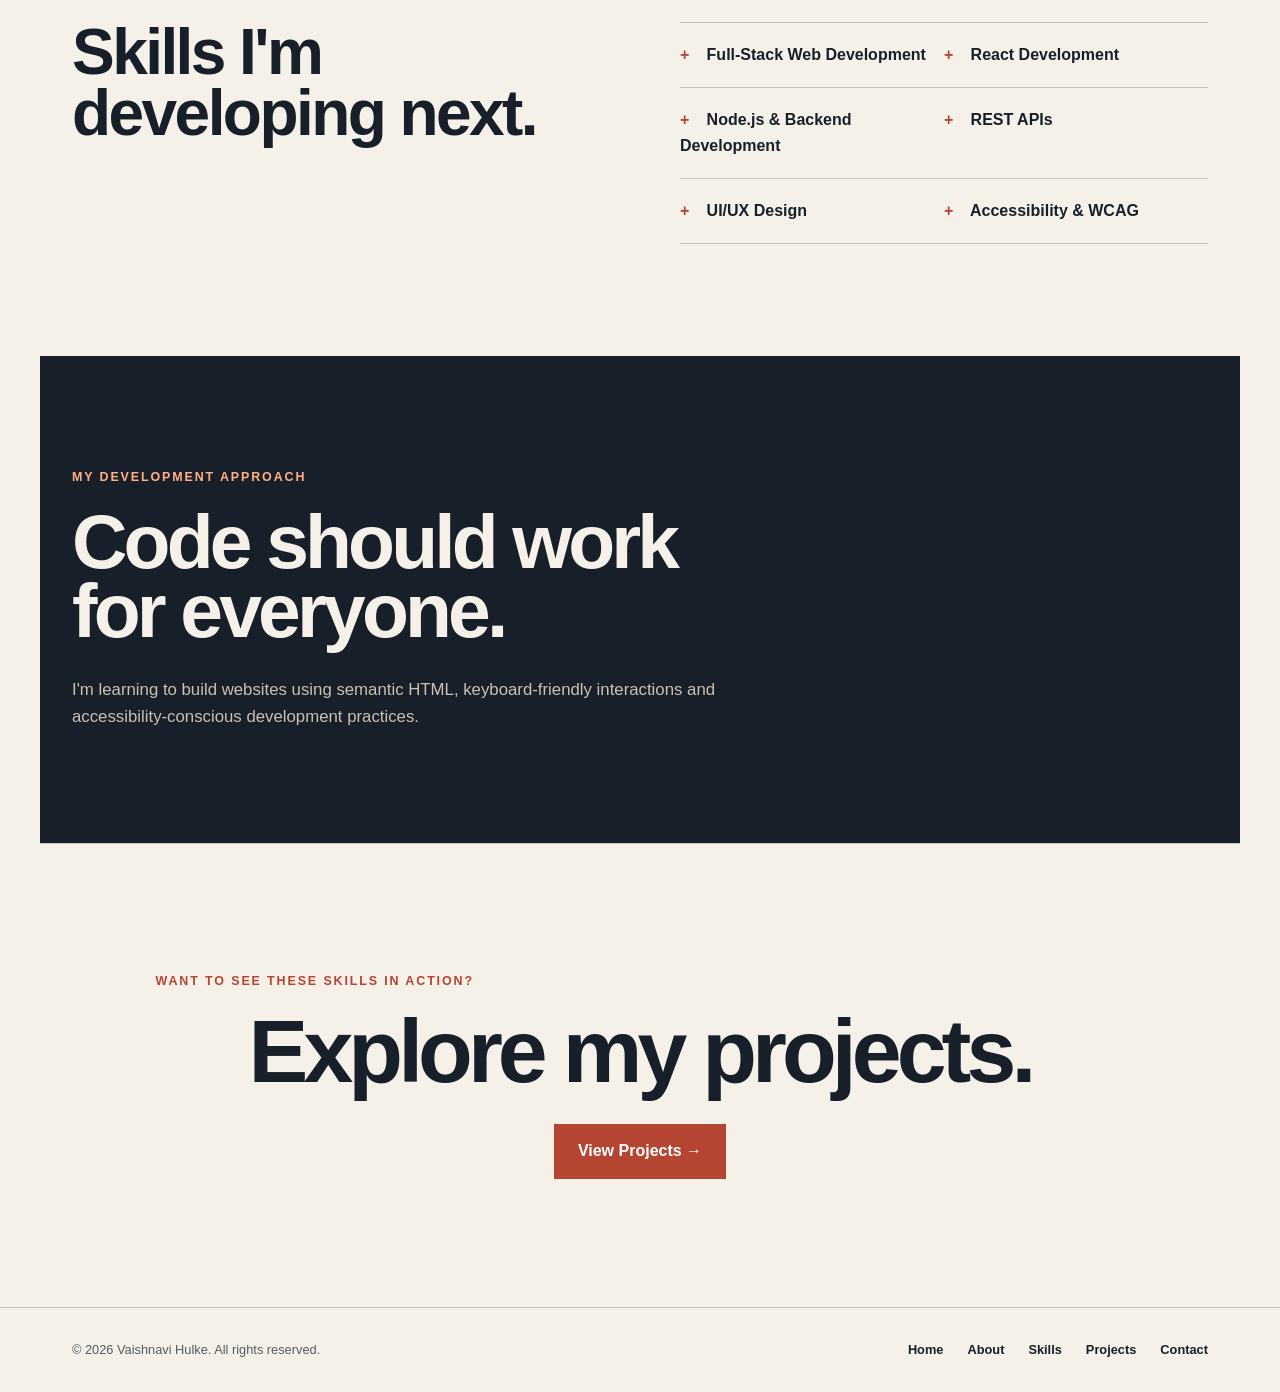
<file: skills.html>
<!DOCTYPE html>
<html lang="en">

<head>
    <meta charset="UTF-8">

    <meta name="viewport"
        content="width=device-width, initial-scale=1.0">

    <meta name="description"
        content="Explore the technical skills and technologies of Vaishnavi Hulke, including HTML, CSS, JavaScript, Python, Java, SQL, React and MongoDB.">

    <meta name="author"
        content="Vaishnavi Hulke">

    <meta name="robots"
        content="index, follow">

    <title>Skills | Vaishnavi Hulke</title>

    <link rel="stylesheet" href="css/style.css">

</head>


<body>

    <!-- Skip navigation -->
    <a href="#main-content" class="skip-link">
        Skip to main content
    </a>


    <!-- =========================
         HEADER
    ========================== -->

    <header class="site-header">

        <nav class="main-navigation"
            aria-label="Main navigation">

            <a href="index.html" class="logo">
                VAISHNAVI HULKE
            </a>

            <ul class="nav-list">

                <li>
                    <a href="index.html">
                        Home
                    </a>
                </li>

                <li>
                    <a href="about.html">
                        About
                    </a>
                </li>

                <li>
                    <a href="skills.html"
                        aria-current="page">
                        Skills
                    </a>
                </li>

                <li>
                    <a href="projects.html">
                        Projects
                    </a>
                </li>

                <li>
                    <a href="contact.html">
                        Contact
                    </a>
                </li>

            </ul>

        </nav>

    </header>


    <!-- =========================
         MAIN CONTENT
    ========================== -->

    <main id="main-content">


        <!-- PAGE INTRO -->

        <section class="page-intro"
            aria-labelledby="skills-page-title">

            <div class="section-label">

                <span>01</span>

                <span>SKILLS</span>

            </div>


            <h1 id="skills-page-title">

                Tools I use to
                <br>
                turn ideas into reality.

            </h1>


            <p class="page-intro-text">

                My technical journey is focused on building
                a strong foundation in web development,
                programming and modern technologies.

            </p>

        </section>


        <!-- =========================
             FRONTEND DEVELOPMENT
        ========================== -->

        <section class="skill-category"
            aria-labelledby="frontend-title">

            <div class="skill-category-number">
                02
            </div>


            <div class="skill-category-content">

                <h2 id="frontend-title">
                    Frontend Development
                </h2>


                <p>
                    Technologies I use to create structured,
                    responsive and accessible interfaces.
                </p>


                <ul class="skill-list">

                    <li>
                        <span>01</span>
                        <strong>HTML5</strong>
                        <span>Semantic Structure</span>
                    </li>

                    <li>
                        <span>02</span>
                        <strong>CSS3</strong>
                        <span>Responsive Design</span>
                    </li>

                    <li>
                        <span>03</span>
                        <strong>JavaScript</strong>
                        <span>Interactive Experiences</span>
                    </li>

                    <li>
                        <span>04</span>
                        <strong>React</strong>
                        <span>Component-Based UI</span>
                    </li>

                </ul>

            </div>

        </section>


        <!-- =========================
             PROGRAMMING
        ========================== -->

        <section class="skill-category"
            aria-labelledby="programming-title">

            <div class="skill-category-number">
                03
            </div>


            <div class="skill-category-content">

                <h2 id="programming-title">
                    Programming
                </h2>


                <p>
                    Languages and concepts I use to develop
                    logical solutions and applications.
                </p>


                <ul class="skill-list">

                    <li>
                        <span>01</span>
                        <strong>Python</strong>
                        <span>Programming &amp; AI</span>
                    </li>

                    <li>
                        <span>02</span>
                        <strong>Java</strong>
                        <span>Object-Oriented Programming</span>
                    </li>

                    <li>
                        <span>03</span>
                        <strong>C#</strong>
                        <span>Application Development</span>
                    </li>

                    <li>
                        <span>04</span>
                        <strong>SQL</strong>
                        <span>Database Management</span>
                    </li>

                </ul>

            </div>

        </section>


        <!-- =========================
             DATABASES
        ========================== -->

        <section class="skill-category"
            aria-labelledby="database-title">

            <div class="skill-category-number">
                04
            </div>


            <div class="skill-category-content">

                <h2 id="database-title">
                    Databases
                </h2>


                <p>
                    Technologies I am learning to store,
                    organize and manage application data.
                </p>


                <ul class="skill-list">

                    <li>
                        <span>01</span>
                        <strong>MongoDB</strong>
                        <span>NoSQL Database</span>
                    </li>

                    <li>
                        <span>02</span>
                        <strong>SQL</strong>
                        <span>Relational Database</span>
                    </li>

                </ul>

            </div>

        </section>


        <!-- =========================
             TOOLS
        ========================== -->

        <section class="skill-category"
            aria-labelledby="tools-title">

            <div class="skill-category-number">
                05
            </div>


            <div class="skill-category-content">

                <h2 id="tools-title">
                    Tools &amp; Workflow
                </h2>


                <p>
                    Tools that support my development and
                    project-building workflow.
                </p>


                <ul class="skill-list">

                    <li>
                        <span>01</span>
                        <strong>VS Code</strong>
                        <span>Development Environment</span>
                    </li>

                    <li>
                        <span>02</span>
                        <strong>Git</strong>
                        <span>Version Control</span>
                    </li>

                    <li>
                        <span>03</span>
                        <strong>GitHub</strong>
                        <span>Project Collaboration</span>
                    </li>

                    <li>
                        <span>04</span>
                        <strong>MongoDB Compass</strong>
                        <span>Database Management</span>
                    </li>

                </ul>

            </div>

        </section>


        <!-- =========================
             CURRENTLY LEARNING
        ========================== -->

        <section class="learning-section"
            aria-labelledby="learning-title">

            <div class="section-label">

                <span>06</span>

                <span>CURRENTLY LEARNING</span>

            </div>


            <div class="learning-content">

                <h2 id="learning-title">

                    Skills I'm
                    <br>
                    developing next.

                </h2>


                <ul class="learning-list">

                    <li>
                        Full-Stack Web Development
                    </li>

                    <li>
                        React Development
                    </li>

                    <li>
                        Node.js &amp; Backend Development
                    </li>

                    <li>
                        REST APIs
                    </li>

                    <li>
                        UI/UX Design
                    </li>

                    <li>
                        Accessibility &amp; WCAG
                    </li>

                </ul>

            </div>

        </section>


        <!-- =========================
             ACCESSIBILITY STATEMENT
        ========================== -->

        <section class="accessibility-section"
            aria-labelledby="accessibility-title">

            <div class="accessibility-content">

                <p class="eyebrow">
                    MY DEVELOPMENT APPROACH
                </p>


                <h2 id="accessibility-title">

                    Code should work
                    <br>
                    for everyone.

                </h2>


                <p>

                    I'm learning to build websites using
                    semantic HTML, keyboard-friendly
                    interactions and accessibility-conscious
                    development practices.

                </p>

            </div>

        </section>


        <!-- =========================
             CTA
        ========================== -->

        <section class="contact-cta"
            aria-labelledby="skills-cta-title">

            <p class="eyebrow">
                WANT TO SEE THESE SKILLS IN ACTION?
            </p>


            <h2 id="skills-cta-title">
                Explore my projects.
            </h2>


            <a href="projects.html"
                class="button primary-button">

                View Projects →

            </a>

        </section>

    </main>


    <!-- =========================
         FOOTER
    ========================== -->

    <footer class="site-footer">

        <div class="footer-content">

            <p>
                © 2026 Vaishnavi Hulke.
                All rights reserved.
            </p>


            <nav aria-label="Footer navigation">

                <a href="index.html">
                    Home
                </a>

                <a href="about.html">
                    About
                </a>

                <a href="skills.html">
                    Skills
                </a>

                <a href="projects.html">
                    Projects
                </a>

                <a href="contact.html">
                    Contact
                </a>

            </nav>

        </div>

    </footer>

</body>

</html>
</file>
<file: css/style.css>
/* =========================================
   VAISHNAVI HULKE PORTFOLIO
   Modern Editorial Developer Theme
========================================= */


/* =========================================
   1. RESET & GLOBAL SETTINGS
========================================= */

* {
    margin: 0;
    padding: 0;
    box-sizing: border-box;
}


html {
    scroll-behavior: smooth;
}


body {
    font-family: Arial, Helvetica, sans-serif;
    background: #f5f1e8;
    color: #17202a;
    line-height: 1.6;
}


/* Prevent images from overflowing */

img {
    max-width: 100%;
    height: auto;
    display: block;
}


/* Remove default list styling */

ul {
    list-style: none;
}


/* Links */

a {
    color: inherit;
    text-decoration: none;
}


/* Paragraph width */

p {
    max-width: 70ch;
}


/* =========================================
   2. ACCESSIBILITY
========================================= */


/* Skip link */

.skip-link {
    position: absolute;
    left: 1rem;
    top: -100px;
    z-index: 9999;

    padding: 0.8rem 1rem;

    background: #17202a;
    color: #ffffff;

    font-weight: 700;

    border-radius: 4px;
}


.skip-link:focus {
    top: 1rem;
}


/* Visible keyboard focus */

a:focus-visible,
button:focus-visible,
input:focus-visible,
textarea:focus-visible {
    outline: 3px solid #b54432;
    outline-offset: 4px;
}


/* =========================================
   3. HEADER & NAVIGATION
========================================= */

.site-header {
    width: 100%;
    border-bottom: 1px solid #c9c1b4;
}


.main-navigation {
    max-width: 1200px;
    margin: 0 auto;

    padding: 1.5rem 2rem;

    display: flex;
    align-items: center;
    justify-content: space-between;

    gap: 2rem;
}


.logo {
    font-size: 1rem;
    font-weight: 900;
    letter-spacing: 0.08em;
}


.nav-list {
    display: flex;
    align-items: center;
    gap: 2rem;
}


.nav-list a {
    position: relative;

    font-size: 0.9rem;
    font-weight: 700;

    transition:
        color 0.2s ease;
}


.nav-list a::after {
    content: "";

    position: absolute;

    left: 0;
    bottom: -6px;

    width: 0;
    height: 2px;

    background: #b54432;

    transition:
        width 0.2s ease;
}


.nav-list a:hover::after,
.nav-list a[aria-current="page"]::after {
    width: 100%;
}


.nav-list a:hover {
    color: #b54432;
}


/* =========================================
   4. MAIN CONTAINER
========================================= */

main {
    overflow: hidden;
}


/* =========================================
   5. HERO SECTION
========================================= */

.hero-section {
    max-width: 1200px;
    min-height: 75vh;

    margin: 0 auto;

    padding: 6rem 2rem;

    display: grid;

    grid-template-columns:
        minmax(0, 1.5fr)
        minmax(250px, 0.7fr);

    align-items: center;

    gap: 5rem;
}


.eyebrow {
    margin-bottom: 1.2rem;

    color: #b54432;

    font-size: 0.78rem;
    font-weight: 800;

    letter-spacing: 0.15em;
}


.hero-content h1 {
    max-width: 900px;

    margin-bottom: 2rem;

    font-size: clamp(3rem, 7vw, 6.5rem);

    line-height: 0.95;

    letter-spacing: -0.05em;
}


.hero-description {
    max-width: 600px;

    margin-bottom: 2rem;

    font-size: 1.1rem;

    color: #4d555b;
}


/* =========================================
   6. HERO CARD
========================================= */

.hero-card {
    min-height: 400px;

    padding: 2rem;

    display: flex;

    flex-direction: column;

    justify-content: space-between;

    background: #17202a;

    color: #f5f1e8;

    border-radius: 0;
}


.hero-card-small {
    font-size: 0.75rem;
    letter-spacing: 0.15em;
    font-weight: 700;
}


.hero-initials {
    font-size: clamp(6rem, 12vw, 10rem);

    font-weight: 900;

    line-height: 0.8;

    color: #b54432;
}


.hero-card-name {
    font-size: 1.4rem;
    font-weight: 800;
    line-height: 1.05;
}


.hero-card-role {
    font-size: 0.75rem;

    letter-spacing: 0.15em;

    color: #c9c1b4;
}


/* =========================================
   7. BUTTONS
========================================= */

.hero-actions {
    display: flex;
    flex-wrap: wrap;
    gap: 1rem;
}


.button {
    display: inline-flex;

    align-items: center;
    justify-content: center;

    min-height: 48px;

    padding: 0.8rem 1.4rem;

    border: 2px solid #17202a;

    font-weight: 800;

    transition:
        transform 0.2s ease,
        background 0.2s ease,
        color 0.2s ease;
}


.primary-button {
    background: #b54432;
    color: #ffffff;
    border-color: #b54432;
}


.primary-button:hover {
    background: #17202a;
    border-color: #17202a;

    transform: translateY(-3px);
}


.secondary-button {
    background: transparent;
}


.secondary-button:hover {
    background: #17202a;
    color: #ffffff;

    transform: translateY(-3px);
}


/* =========================================
   8. SECTION LABEL
========================================= */

.section-label {
    display: flex;

    align-items: center;

    gap: 1rem;

    margin-bottom: 3rem;

    font-size: 0.75rem;

    font-weight: 800;

    letter-spacing: 0.15em;

    color: #535b60;
}


.section-label span:first-child {
    color: #b54432;
}


/* =========================================
   9. ABOUT PREVIEW
========================================= */

.about-preview,
.skills-preview,
.projects-preview,
.page-intro,
.about-story,
.education-section,
.focus-section,
.learning-section,
.skill-category,
.project-case-study,
.project-philosophy,
.contact-section,
.social-section {
    max-width: 1200px;

    margin: 0 auto;

    padding: 7rem 2rem;

    border-top: 1px solid #c9c1b4;
}


.about-content {
    display: grid;

    grid-template-columns: 1fr 1fr;

    gap: 5rem;
}


.about-content h2,
.skills-content h2,
.projects-heading h2,
.two-column-layout h2,
.learning-content h2 {
    font-size: clamp(2.5rem, 5vw, 5rem);

    line-height: 0.95;

    letter-spacing: -0.04em;
}


.about-text {
    display: flex;

    flex-direction: column;

    gap: 1.5rem;

    color: #4d555b;

    font-size: 1.05rem;
}


/* =========================================
   10. TEXT LINKS
========================================= */

.text-link {
    width: fit-content;

    color: #b54432;

    font-weight: 800;

    border-bottom: 2px solid #b54432;

    padding-bottom: 3px;

    transition:
        color 0.2s ease,
        border-color 0.2s ease;
}


.text-link:hover {
    color: #17202a;
    border-color: #17202a;
}


/* =========================================
   11. SKILLS PREVIEW
========================================= */

.skills-content {
    display: grid;

    grid-template-columns: 1fr 1fr;

    gap: 5rem;
}


.skills-list {
    display: grid;

    grid-template-columns: repeat(2, 1fr);

    border-top: 1px solid #c9c1b4;
}


.skills-list li {
    padding: 1.2rem 0;

    border-bottom: 1px solid #c9c1b4;

    font-weight: 800;
}


/* =========================================
   12. PROJECT PREVIEW
========================================= */

.projects-heading {
    display: flex;

    align-items: end;

    justify-content: space-between;

    gap: 2rem;

    margin-bottom: 4rem;
}


.project-preview {
    display: grid;

    grid-template-columns: 120px 1fr;

    gap: 2rem;

    padding: 2rem 0;

    border-top: 1px solid #c9c1b4;
}


.project-number {
    color: #b54432;

    font-size: 1rem;

    font-weight: 900;

    letter-spacing: 0.08em;
}


.project-info h3 {
    margin-bottom: 0.8rem;

    font-size: 2rem;
}


.project-info p {
    margin-bottom: 1.2rem;

    color: #4d555b;
}


.technology-list {
    display: flex;

    flex-wrap: wrap;

    gap: 0.6rem;
}


.technology-list li {
    padding: 0.35rem 0.7rem;

    border: 1px solid #aaa196;

    font-size: 0.75rem;

    font-weight: 700;
}


/* =========================================
   13. PAGE INTRO
========================================= */

.page-intro {
    padding-top: 8rem;

    padding-bottom: 8rem;
}


.page-intro h1 {
    max-width: 1000px;

    margin-bottom: 2rem;

    font-size: clamp(3.5rem, 8vw, 7rem);

    line-height: 0.92;

    letter-spacing: -0.055em;
}


.page-intro-text {
    max-width: 650px;

    font-size: 1.15rem;

    color: #4d555b;
}


/* =========================================
   14. TWO COLUMN LAYOUT
========================================= */

.two-column-layout {
    display: grid;

    grid-template-columns: 0.8fr 1.2fr;

    gap: 5rem;
}


.story-content {
    display: flex;

    flex-direction: column;

    gap: 1.5rem;

    color: #4d555b;

    font-size: 1.05rem;
}


/* =========================================
   15. EDUCATION
========================================= */

.education-list {
    border-top: 1px solid #c9c1b4;
}


.education-item {
    padding: 2rem 0;

    border-bottom: 1px solid #c9c1b4;
}


.education-year {
    margin-bottom: 0.5rem;

    color: #b54432;

    font-size: 0.75rem;

    font-weight: 800;

    letter-spacing: 0.12em;
}


.education-item h3 {
    margin-bottom: 0.5rem;

    font-size: 1.6rem;
}


.education-item p:last-child {
    color: #4d555b;
}


/* =========================================
   16. FOCUS LIST
========================================= */

.focus-content {
    display: grid;

    grid-template-columns: 1fr 1fr;

    gap: 5rem;
}


.focus-list {
    border-top: 1px solid #c9c1b4;
}


.focus-list li {
    padding: 1.2rem 0;

    border-bottom: 1px solid #c9c1b4;

    font-weight: 700;
}


.focus-list li::before {
    content: "→";

    margin-right: 1rem;

    color: #b54432;
}


/* =========================================
   17. HIGHLIGHT SECTION
========================================= */

.highlight-section,
.accessibility-section {
    max-width: 1200px;

    margin: 0 auto;

    padding: 7rem 2rem;

    background: #17202a;

    color: #f5f1e8;
}
.highlight-section .eyebrow,
.accessibility-section .eyebrow {
  color: #ffb085;
}



.highlight-content,
.accessibility-content {
    max-width: 800px;
}


.highlight-content h2,
.accessibility-content h2 {
    margin-bottom: 2rem;

    font-size: clamp(3rem, 6vw, 6rem);

    line-height: 0.9;

    letter-spacing: -0.05em;
}


.highlight-content p:last-child,
.accessibility-content p:last-child {
    color: #c9c1b4;

    font-size: 1.05rem;
}


/* =========================================
   18. SKILL CATEGORY
========================================= */

.skill-category {
    display: grid;

    grid-template-columns: 100px 1fr;

    gap: 3rem;
}


.skill-category-number {
    color: #b54432;

    font-size: 1rem;

    font-weight: 900;
}


.skill-category-content h2 {
    margin-bottom: 0.8rem;

    font-size: clamp(2rem, 4vw, 4rem);

    line-height: 1;
}


.skill-category-content > p {
    margin-bottom: 3rem;

    color: #4d555b;
}


.skill-list {
    border-top: 1px solid #c9c1b4;
}


.skill-list li {
    display: grid;

    grid-template-columns: 50px 1fr 1fr;

    gap: 1rem;

    align-items: center;

    padding: 1.2rem 0;

    border-bottom: 1px solid #c9c1b4;
}


.skill-list li span:first-child {
    color: #b54432;

    font-size: 0.75rem;

    font-weight: 800;
}


.skill-list li span:last-child {
    color: #535b60;

    font-size: 0.85rem;
}


/* =========================================
   19. LEARNING SECTION
========================================= */

.learning-content {
    display: grid;

    grid-template-columns: 1fr 1fr;

    gap: 5rem;
}


.learning-list {
    display: grid;

    grid-template-columns: 1fr 1fr;

    gap: 0;

    border-top: 1px solid #c9c1b4;
}


.learning-list li {
    padding: 1.2rem 0;

    border-bottom: 1px solid #c9c1b4;

    font-weight: 700;
}


.learning-list li::before {
    content: "+";

    margin-right: 0.8rem;

    color: #b54432;
}


/* =========================================
   20. PROJECT CASE STUDIES
========================================= */

.project-case-study {
    display: grid;

    grid-template-columns: 180px 1fr;

    gap: 4rem;
}


.project-meta p:last-child {
    margin-top: 0.5rem;

    color: #535b60;

    font-size: 0.7rem;

    font-weight: 800;

    letter-spacing: 0.12em;
}


.project-details h2 {
    margin-bottom: 1.5rem;

    font-size: clamp(3rem, 6vw, 6rem);

    line-height: 0.9;

    letter-spacing: -0.05em;
}


.project-summary {
    max-width: 700px;

    margin-bottom: 3rem;

    color: #4d555b;

    font-size: 1.15rem;
}


.project-information {
    display: grid;

    grid-template-columns:
        repeat(3, 1fr);

    gap: 2rem;

    margin-bottom: 3rem;
}


.project-information h3 {
    margin-bottom: 0.8rem;

    font-size: 0.85rem;

    text-transform: uppercase;

    letter-spacing: 0.08em;
}


.project-information p {
    color: #5b6267;

    font-size: 0.95rem;
}


.project-actions {
    margin-top: 2rem;
}


/* =========================================
   21. CONTACT SECTION
========================================= */

.contact-section {
    display: grid;

    grid-template-columns: 0.8fr 1.2fr;

    gap: 5rem;
}


.contact-introduction h2 {
    margin-bottom: 1.5rem;

    font-size: clamp(2.5rem, 5vw, 5rem);

    line-height: 0.95;

    letter-spacing: -0.04em;
}


.contact-introduction > p {
    margin-bottom: 2rem;

    color: #5b6267;
}


.contact-details {
    display: flex;

    flex-direction: column;

    gap: 1.5rem;

    margin-top: 3rem;

    padding-top: 2rem;

    border-top: 1px solid #c9c1b4;
}


.contact-details h3 {
    margin-bottom: 0.3rem;

    font-size: 0.75rem;

    text-transform: uppercase;

    letter-spacing: 0.12em;
}


.contact-details a {
    color: #b54432;

    font-weight: 700;
}


.contact-details p {
    color: #5b6267;
}


/* =========================================
   22. CONTACT FORM
========================================= */

.contact-form-container {
    padding: 2rem;

    background: #ffffff;

    border: 1px solid #c9c1b4;
}


.contact-form-container h2 {
    margin-bottom: 0.5rem;

    font-size: 2rem;
}


#form-instructions {
    margin-bottom: 2rem;

    color: #5b6267;

    font-size: 0.9rem;
}


.form-group {
    margin-bottom: 1.5rem;
}


.form-group label {
    display: block;

    margin-bottom: 0.5rem;

    font-weight: 800;
}


.form-group label span {
    color: #b54432;
}


.form-group input,
.form-group textarea {
    width: 100%;

    padding: 0.9rem 1rem;

    border: 1px solid #aaa196;

    border-radius: 0;

    background: #f5f1e8;

    color: #17202a;

    font: inherit;
}


.form-group textarea {
    resize: vertical;
}


.form-group input::placeholder,
.form-group textarea::placeholder {
    color: #747a7e;
}


.form-group input:focus,
.form-group textarea:focus {
    border-color: #b54432;

    outline: 3px solid rgba(232, 93, 63, 0.2);
}


.form-note {
    margin-bottom: 1.5rem;

    color: #535b60;

    font-size: 0.8rem;
}


/* =========================================
   23. SOCIAL SECTION
========================================= */

.social-content {
    display: flex;

    align-items: end;

    justify-content: space-between;

    gap: 3rem;
}


.social-content h2 {
    max-width: 600px;

    font-size: clamp(2.5rem, 5vw, 5rem);

    line-height: 0.95;

    letter-spacing: -0.04em;
}


.social-links {
    display: flex;

    flex-direction: column;

    gap: 1rem;
}


.social-links a {
    color: #b54432;

    font-weight: 800;

    border-bottom: 2px solid #b54432;

    padding-bottom: 0.2rem;
}


.social-links a:hover {
    color: #17202a;

    border-color: #17202a;
}


/* =========================================
   24. CONTACT CTA
========================================= */

.contact-cta {
    max-width: 1200px;

    margin: 0 auto;

    padding: 8rem 2rem;

    text-align: center;

    border-top: 1px solid #c9c1b4;
}


.contact-cta h2 {
    max-width: 850px;

    margin: 0 auto 2rem;

    font-size: clamp(3rem, 7vw, 7rem);

    line-height: 0.9;

    letter-spacing: -0.055em;
}


/* =========================================
   25. FOOTER
========================================= */

.site-footer {
    border-top: 1px solid #c9c1b4;
}


.footer-content {
    max-width: 1200px;

    margin: 0 auto;

    padding: 2rem;

    display: flex;

    align-items: center;

    justify-content: space-between;

    gap: 2rem;
}


.footer-content p {
    color: #535b60;

    font-size: 0.8rem;
}


.footer-content nav {
    display: flex;

    flex-wrap: wrap;

    gap: 1.5rem;
}


.footer-content nav a {
    font-size: 0.8rem;

    font-weight: 700;
}


.footer-content nav a:hover {
    color: #b54432;
}


/* =========================================
   26. RESPONSIVE DESIGN
========================================= */


/* Tablet */

@media (max-width: 900px) {

    .hero-section {
        grid-template-columns: 1fr;

        gap: 3rem;

        min-height: auto;
    }


    .hero-card {
        min-height: 300px;
    }


    .about-content,
    .skills-content,
    .two-column-layout,
    .focus-content,
    .learning-content,
    .contact-section {
        grid-template-columns: 1fr;

        gap: 3rem;
    }


    .project-information {
        grid-template-columns: 1fr 1fr;
    }


    .social-content {
        align-items: start;

        flex-direction: column;
    }

}


/* Mobile */

@media (max-width: 650px) {

    .main-navigation {
        padding: 1.2rem 1rem;

        flex-direction: column;

        align-items: flex-start;
    }


    .nav-list {
        width: 100%;

        display: grid;

        grid-template-columns:
            repeat(2, 1fr);

        gap: 0.8rem;
    }


    .nav-list a {
        font-size: 0.8rem;
    }


    .hero-section,
    .about-preview,
    .skills-preview,
    .projects-preview,
    .page-intro,
    .about-story,
    .education-section,
    .focus-section,
    .learning-section,
    .skill-category,
    .project-case-study,
    .project-philosophy,
    .contact-section,
    .social-section {
        padding-left: 1rem;

        padding-right: 1rem;

        padding-top: 5rem;

        padding-bottom: 5rem;
    }


    .hero-content h1 {
        font-size: clamp(3rem, 15vw, 5rem);
    }


    .hero-description {
        font-size: 1rem;
    }


    .hero-card {
        min-height: 260px;
    }


    .hero-initials {
        font-size: 6rem;
    }


    .skills-list {
        grid-template-columns: 1fr;
    }


    .projects-heading {
        align-items: flex-start;

        flex-direction: column;
    }


    .project-preview {
        grid-template-columns: 1fr;

        gap: 1rem;
    }


    .page-intro h1 {
        font-size: clamp(3rem, 14vw, 5rem);
    }


    .skill-category {
        grid-template-columns: 1fr;

        gap: 1rem;
    }


    .skill-list li {
        grid-template-columns: 35px 1fr;

        gap: 0.5rem;
    }


    .skill-list li span:last-child {
        grid-column: 2;
    }


    .learning-list {
        grid-template-columns: 1fr;
    }


    .project-case-study {
        grid-template-columns: 1fr;

        gap: 1.5rem;
    }


    .project-details h2 {
        font-size: clamp(3rem, 14vw, 5rem);
    }


    .project-information {
        grid-template-columns: 1fr;
    }


    .contact-form-container {
        padding: 1.2rem;
    }


    .footer-content {
        align-items: flex-start;

        flex-direction: column;

        padding: 1.5rem 1rem;
    }


    .footer-content nav {
        gap: 1rem;
    }


    .contact-cta {
        padding-left: 1rem;

        padding-right: 1rem;

        padding-top: 6rem;

        padding-bottom: 6rem;
    }

}


/* =========================================
   27. REDUCED MOTION
========================================= */

@media (prefers-reduced-motion: reduce) {

    html {
        scroll-behavior: auto;
    }


    *,
    *::before,
    *::after {
        transition-duration: 0.01ms !important;

        animation-duration: 0.01ms !important;

        animation-iteration-count: 1 !important;
    }

}
</file>
